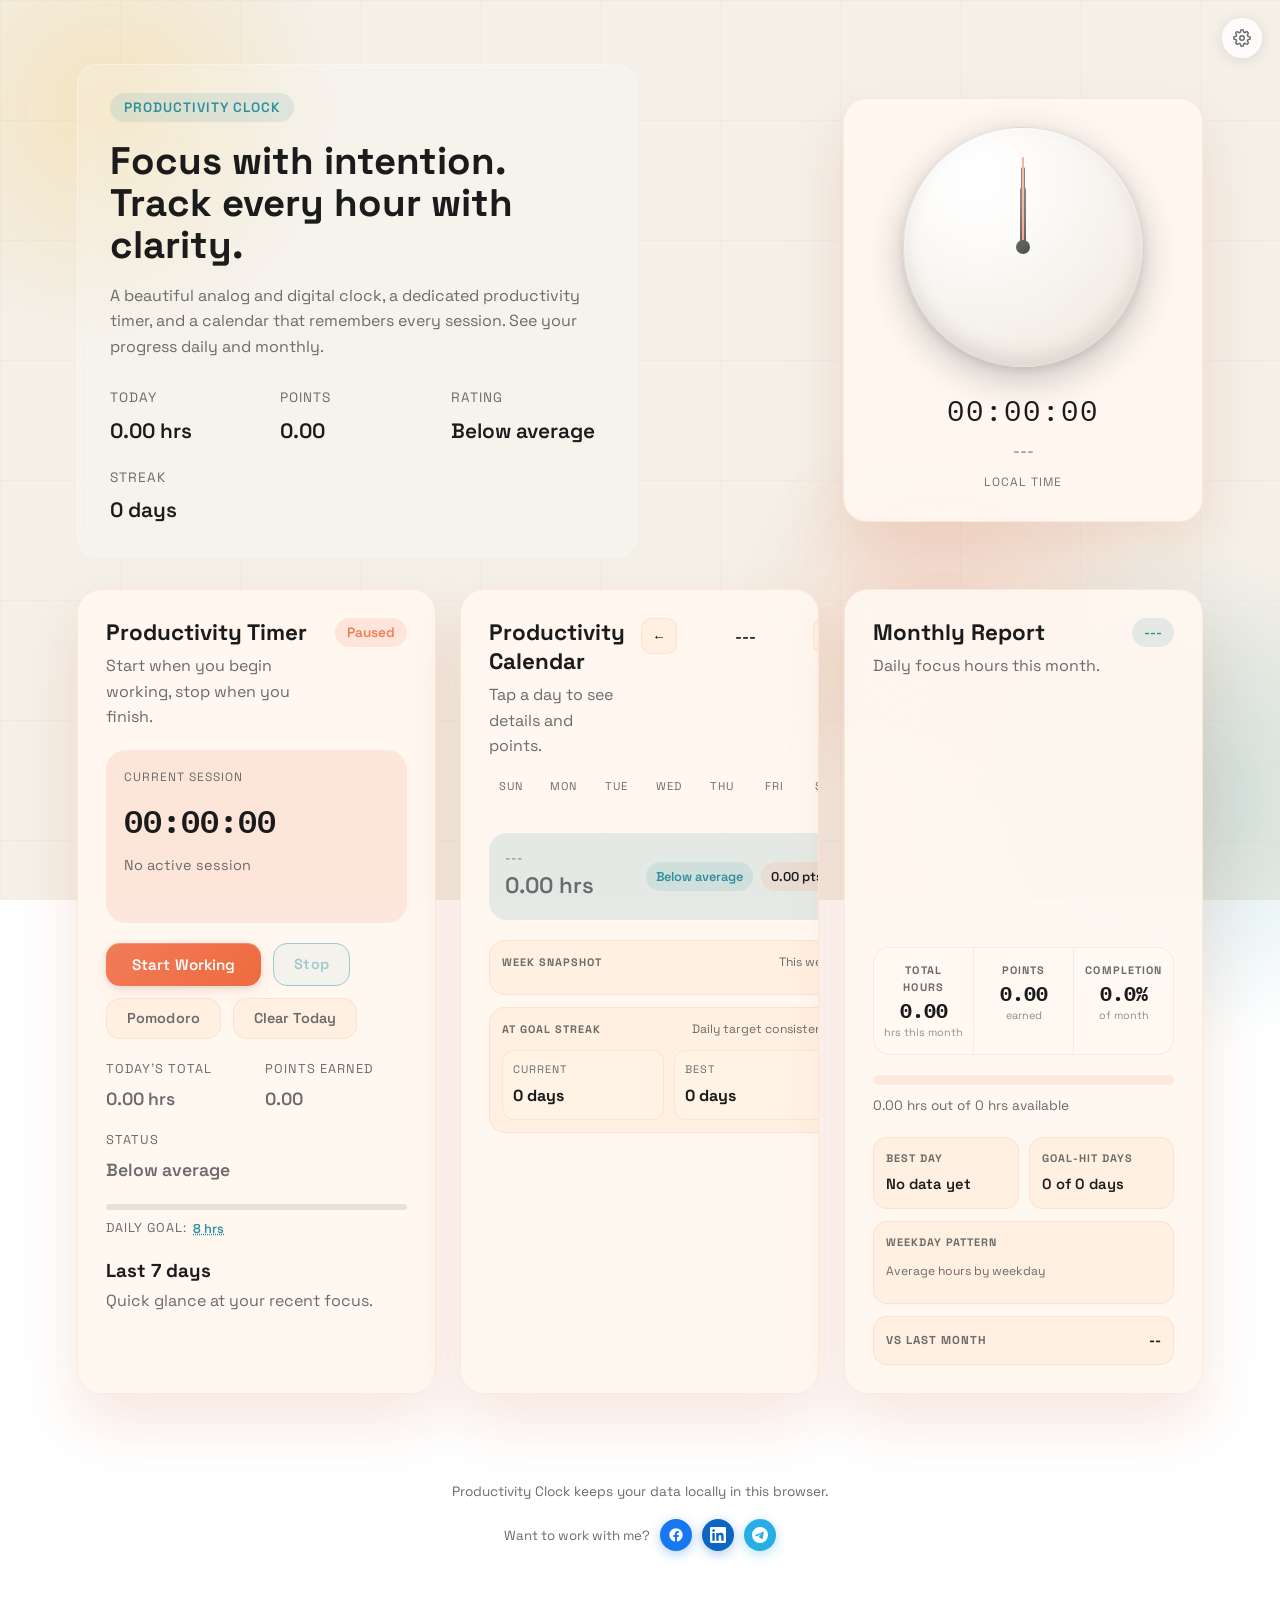
<file: index.html>
<!doctype html>
<html lang="en">
  <head>
    <meta charset="UTF-8" />
    <meta name="viewport" content="width=device-width, initial-scale=1.0" />
    <title>Productivity Clock</title>
    <link rel="icon" type="image/svg+xml" href="logo.svg" />
    <link rel="stylesheet" href="styles.css" />
    <!-- storage.js must load before script.js — provides Store (chrome.storage adapter) -->
    <script src="storage.js"></script>
    <script defer src="script.js"></script>
  </head>
  <body>
    <!-- Settings -->
    <button class="settings-btn" id="settingsBtn" aria-label="Settings" title="Settings">
      <svg width="18" height="18" viewBox="0 0 24 24" fill="none" stroke="currentColor" stroke-width="2" stroke-linecap="round" stroke-linejoin="round" aria-hidden="true">
        <circle cx="12" cy="12" r="3"/><path d="M19.4 15a1.65 1.65 0 0 0 .33 1.82l.06.06a2 2 0 0 1-2.83 2.83l-.06-.06a1.65 1.65 0 0 0-1.82-.33 1.65 1.65 0 0 0-1 1.51V21a2 2 0 0 1-4 0v-.09A1.65 1.65 0 0 0 9 19.4a1.65 1.65 0 0 0-1.82.33l-.06.06a2 2 0 0 1-2.83-2.83l.06-.06A1.65 1.65 0 0 0 4.68 15a1.65 1.65 0 0 0-1.51-1H3a2 2 0 0 1 0-4h.09A1.65 1.65 0 0 0 4.6 9a1.65 1.65 0 0 0-.33-1.82l-.06-.06a2 2 0 0 1 2.83-2.83l.06.06A1.65 1.65 0 0 0 9 4.68a1.65 1.65 0 0 0 1-1.51V3a2 2 0 0 1 4 0v.09a1.65 1.65 0 0 0 1 1.51 1.65 1.65 0 0 0 1.82-.33l.06-.06a2 2 0 0 1 2.83 2.83l-.06.06A1.65 1.65 0 0 0 19.4 9a1.65 1.65 0 0 0 1.51 1H21a2 2 0 0 1 0 4h-.09a1.65 1.65 0 0 0-1.51 1z"/>
      </svg>
    </button>
    <div class="settings-panel" id="settingsPanel" hidden>
      <p class="sp-title">Settings</p>
      <div class="sp-section">
        <p class="sp-label">Theme</p>
        <div class="sp-themes">
          <button class="theme-dot" data-theme="warm"   title="Warm"></button>
          <button class="theme-dot" data-theme="dark"   title="Dark"></button>
          <button class="theme-dot" data-theme="ocean"  title="Ocean"></button>
          <button class="theme-dot" data-theme="forest" title="Forest"></button>
          <button class="theme-dot" data-theme="dusk"   title="Dusk"></button>
        </div>
      </div>
      <div class="sp-section">
        <p class="sp-label">Time Format</p>
        <div class="sp-formats">
          <label class="sp-fmt-opt"><input type="radio" name="timeFmt" value="hr"><span>Hr <em>2.50 hrs</em></span></label>
          <label class="sp-fmt-opt"><input type="radio" name="timeFmt" value="hr-min"><span>Hr · Min <em>2h 30m</em></span></label>
          <label class="sp-fmt-opt"><input type="radio" name="timeFmt" value="hr-min-sec"><span>Hr · Min · Sec <em>2h 30m 15s</em></span></label>
        </div>
      </div>
    </div>

    <div class="background">
      <div id="bgOverlay"></div>
      <span class="orb orb-one"></span>
      <span class="orb orb-two"></span>
      <span class="orb orb-three"></span>
      <span class="grid-texture"></span>
    </div>

    <!-- Background canvas — clock-tick particles + expanding rings -->
    <canvas id="bgCanvas"></canvas>

    <header class="hero">
      <div class="hero-copy">
        <span class="badge">Productivity Clock</span>
        <h1>Focus with intention. Track every hour with clarity.</h1>
        <p>
          A beautiful analog and digital clock, a dedicated productivity timer, and
          a calendar that remembers every session. See your progress daily and monthly.
        </p>
        <div class="hero-stats">
          <div>
            <p class="stat-label">Today</p>
            <p class="stat-value" id="todayHours">0.00 hrs</p>
          </div>
          <div>
            <p class="stat-label">Points</p>
            <p class="stat-value" id="todayPoints">0.00</p>
          </div>
          <div>
            <p class="stat-label">Rating</p>
            <p class="stat-value" id="todayRating">Below average</p>
          </div>
          <div>
            <p class="stat-label">Streak</p>
            <p class="stat-value" id="streakValue">0 days</p>
          </div>
        </div>
      </div>

      <div class="clock-card">
        <div class="analog-clock" aria-label="Analog clock">
          <div class="clock-face" id="clockFace">
            <span class="center-dot"></span>
            <span class="hand hour-hand" id="hourHand"></span>
            <span class="hand minute-hand" id="minuteHand"></span>
            <span class="hand second-hand" id="secondHand"></span>
          </div>
        </div>
        <div class="digital-block">
          <p class="digital-time" id="digitalTime">00:00:00</p>
          <p class="digital-date" id="digitalDate">---</p>
          <p class="timezone">Local time</p>
        </div>
      </div>
    </header>

    <main class="main-grid">
      <section class="card timer-card">
        <div class="card-header">
          <div>
            <h2>Productivity Timer</h2>
            <p>Start when you begin working, stop when you finish.</p>
          </div>
          <span class="pill" id="timerStatus">Paused</span>
        </div>

        <div class="timer-display">
          <p class="timer-label">Current session</p>
          <p class="timer-value" id="sessionTime">00:00:00</p>
          <p class="timer-meta" id="sessionMeta">No active session</p>
          <p class="session-active-label" id="sessionActiveLabel"></p>
        </div>

        <div class="timer-actions">
          <button class="btn primary" id="startBtn">Start Working</button>
          <button class="btn ghost" id="stopBtn" disabled>Stop</button>
          <button class="btn subtle" id="pomoToggleBtn">Pomodoro</button>
          <button class="btn subtle" id="clearTodayBtn">Clear Today</button>
        </div>

        <div class="pomo-section" id="pomoSection" hidden>
          <div class="pomo-settings">
            <div class="pomo-set-row">
              <span class="pomo-set-label">Focus</span>
              <div class="pomo-time-entry">
                <input type="number" id="pomoFocusFloat" class="pomo-num-input pomo-float-input" value="0.42" min="0.00028" max="23.9997" step="0.01" hidden>
                <span class="pomo-unit pomo-float-unit" hidden>hrs</span>
                <input type="number" id="pomoFocusH" class="pomo-num-input pomo-h-input" value="0" min="0" max="23" hidden>
                <span class="pomo-unit pomo-h-unit" hidden>h</span>
                <input type="number" id="pomoFocusM" class="pomo-num-input pomo-m-input" value="25" min="0" max="59">
                <span class="pomo-unit pomo-m-unit">m</span>
                <input type="number" id="pomoFocusS" class="pomo-num-input pomo-s-input" value="0" min="0" max="59" hidden>
                <span class="pomo-unit pomo-s-unit" hidden>s</span>
              </div>
            </div>
            <div class="pomo-set-row">
              <span class="pomo-set-label">Break</span>
              <label class="pomo-break-toggle" title="Enable break">
                <input type="checkbox" id="pomoBreakCheck" checked>
                <span class="pomo-toggle-pill"></span>
              </label>
              <div class="pomo-time-entry" id="pomoBreakEntry">
                <input type="number" id="pomoBreakFloat" class="pomo-num-input pomo-float-input" value="0.08" min="0" max="23.9997" step="0.01" hidden>
                <span class="pomo-unit pomo-float-unit" hidden>hrs</span>
                <input type="number" id="pomoBreakH" class="pomo-num-input pomo-h-input" value="0" min="0" max="23" hidden>
                <span class="pomo-unit pomo-h-unit" hidden>h</span>
                <input type="number" id="pomoBreakM" class="pomo-num-input pomo-m-input" value="5" min="0" max="59">
                <span class="pomo-unit pomo-m-unit">m</span>
                <input type="number" id="pomoBreakS" class="pomo-num-input pomo-s-input" value="0" min="0" max="59" hidden>
                <span class="pomo-unit pomo-s-unit" hidden>s</span>
              </div>
            </div>
          </div>
          <p class="pomo-phase-label" id="pomoPhaseLabel">Focus</p>
          <p class="pomo-time" id="pomoTime">25:00</p>
          <p class="pomo-cycles-note" id="pomoCyclesNote">0 cycles completed</p>
        </div>

        <div class="timer-summary">
          <div>
            <p class="summary-label">Today's total</p>
            <p class="summary-value" id="todayTotal">0.00 hrs</p>
          </div>
          <div>
            <p class="summary-label">Points earned</p>
            <p class="summary-value" id="todayPointsSummary">0.00</p>
          </div>
          <div>
            <p class="summary-label">Status</p>
            <p class="summary-value" id="todayStatusSummary">Below average</p>
          </div>
        </div>

        <div class="goal-row">
          <div class="goal-track">
            <div class="goal-fill" id="goalFill"></div>
          </div>
          <p class="goal-label">Daily goal: <button class="goal-edit-btn" id="goalEditBtn">8 hrs</button></p>
        </div>

        <div class="history">
          <div class="history-header">
            <h3>Last 7 days</h3>
            <p>Quick glance at your recent focus.</p>
          </div>
          <div class="history-list" id="historyList"></div>
        </div>
      </section>

      <section class="card calendar-card">
        <div class="card-header calendar-header">
          <div>
            <h2>Productivity Calendar</h2>
            <p>Tap a day to see details and points.</p>
          </div>
          <div class="month-controls">
            <button class="icon-btn" id="prevMonthBtn" aria-label="Previous month">&#8592;</button>
            <span class="month-label" id="monthLabel">---</span>
            <button class="icon-btn" id="nextMonthBtn" aria-label="Next month">&#8594;</button>
          </div>
        </div>

        <div class="calendar-grid">
          <div class="weekday">Sun</div>
          <div class="weekday">Mon</div>
          <div class="weekday">Tue</div>
          <div class="weekday">Wed</div>
          <div class="weekday">Thu</div>
          <div class="weekday">Fri</div>
          <div class="weekday">Sat</div>
        </div>
        <div class="calendar-days" id="calendarDays"></div>

        <div class="day-detail">
          <div>
            <p class="detail-label" id="selectedDateLabel">---</p>
            <p class="detail-hours" id="selectedDateHours">0.00 hrs</p>
          </div>
          <div class="detail-meta">
            <span class="detail-pill" id="selectedDateRating">Below average</span>
            <span class="detail-pill ghost" id="selectedDatePoints">0.00 pts</span>
          </div>
        </div>

        <div class="calendar-insights">
          <div class="week-strip-block">
            <div class="insight-head">
              <p class="insight-kicker">Week Snapshot</p>
              <p class="insight-meta" id="weekStripLabel">This week</p>
            </div>
            <div class="week-strip-days" id="weekStripDays"></div>
          </div>

          <div class="goal-streak-block">
            <div class="insight-head">
              <p class="insight-kicker">At Goal Streak</p>
              <p class="insight-meta">Daily target consistency</p>
            </div>
            <div class="goal-streak-stats">
              <div class="goal-streak-item">
                <p class="gss-label">Current</p>
                <p class="gss-value" id="goalStreakCurrent">0 days</p>
              </div>
              <div class="goal-streak-item">
                <p class="gss-label">Best</p>
                <p class="gss-value" id="goalStreakBest">0 days</p>
              </div>
            </div>
          </div>
        </div>
      </section>

      <section class="card report-card">
        <div class="card-header">
          <div>
            <h2>Monthly Report</h2>
            <p>Daily focus hours this month.</p>
          </div>
          <span class="pill accent" id="reportMonth">---</span>
        </div>

        <!-- Chart — prominent, first thing you see -->
        <div class="month-chart-wrap">
          <canvas id="monthChart" class="month-chart"></canvas>
          <div class="chart-tooltip" id="chartTooltip" hidden>
            <p class="ct-date" id="ctDate"></p>
            <p class="ct-val" id="ctVal"></p>
          </div>
        </div>

        <!-- Stat row -->
        <div class="report-stats-row">
          <div class="report-stat-item">
            <p class="rst-label">Total hours</p>
            <p class="rst-value" id="monthHours">0.00</p>
            <p class="rst-unit">hrs this month</p>
          </div>
          <div class="rst-divider"></div>
          <div class="report-stat-item">
            <p class="rst-label">Points</p>
            <p class="rst-value" id="monthPoints">0.00</p>
            <p class="rst-unit">earned</p>
          </div>
          <div class="rst-divider"></div>
          <div class="report-stat-item">
            <p class="rst-label">Completion</p>
            <p class="rst-value" id="monthPercent">0.0%</p>
            <p class="rst-unit">of month</p>
          </div>
        </div>

        <!-- Progress bar -->
        <div class="progress">
          <div class="progress-track">
            <div class="progress-bar" id="monthProgress"></div>
          </div>
          <p class="progress-note" id="monthNote">0.00 hrs out of 0 hrs available</p>
        </div>

        <div class="month-insights">
          <div class="month-highlight-grid">
            <div class="month-highlight-item">
              <p class="mhi-label">Best day</p>
              <p class="mhi-value" id="monthBestDay">No data yet</p>
            </div>
            <div class="month-highlight-item">
              <p class="mhi-label">Goal-hit days</p>
              <p class="mhi-value" id="monthGoalHitDays">0 of 0 days</p>
            </div>
          </div>

          <div class="weekday-pattern">
            <div class="insight-head">
              <p class="insight-kicker">Weekday Pattern</p>
              <p class="insight-meta">Average hours by weekday</p>
            </div>
            <div class="weekday-pattern-row" id="weekdayPatternRow"></div>
          </div>

          <div class="month-trend-row">
            <p class="mtr-label">Vs last month</p>
            <p class="mtr-value" id="monthTrendValue">--</p>
          </div>
        </div>
      </section>
    </main>

    <footer class="footer">
      <p class="footer-note">Productivity Clock keeps your data locally in this browser.</p>
      <div class="footer-contact">
        <span class="footer-contact-text">Want to work with me?</span>
        <a class="footer-social-btn fb" href="https://www.facebook.com/ap.babu.125" target="_blank" rel="noopener noreferrer" aria-label="Facebook">
          <svg viewBox="0 0 24 24" fill="currentColor" width="16" height="16"><path d="M22 12c0-5.52-4.48-10-10-10S2 6.48 2 12c0 4.99 3.66 9.13 8.44 9.88V14.89h-2.54V12h2.54V9.8c0-2.51 1.49-3.89 3.77-3.89 1.09 0 2.24.2 2.24.2v2.46h-1.26c-1.24 0-1.63.77-1.63 1.56V12h2.77l-.44 2.89h-2.33v6.99C18.34 21.13 22 16.99 22 12z"/></svg>
          <span class="fsb-label">Facebook</span>
        </a>
        <a class="footer-social-btn li" href="https://www.linkedin.com/in/anup-podder-4736012a7/" target="_blank" rel="noopener noreferrer" aria-label="LinkedIn">
          <svg viewBox="0 0 24 24" fill="currentColor" width="16" height="16"><path d="M20.45 20.45h-3.55v-5.57c0-1.33-.03-3.04-1.85-3.04-1.85 0-2.13 1.45-2.13 2.94v5.67H9.37V9h3.41v1.56h.05c.48-.9 1.64-1.85 3.37-1.85 3.6 0 4.27 2.37 4.27 5.45v6.29zM5.34 7.43a2.06 2.06 0 1 1 0-4.12 2.06 2.06 0 0 1 0 4.12zM7.12 20.45H3.56V9h3.56v11.45zM22.22 0H1.77C.79 0 0 .77 0 1.72v20.56C0 23.23.79 24 1.77 24h20.45C23.2 24 24 23.23 24 22.28V1.72C24 .77 23.2 0 22.22 0z"/></svg>
          <span class="fsb-label">LinkedIn</span>
        </a>
        <a class="footer-social-btn tg" href="https://t.me/AP_babu" target="_blank" rel="noopener noreferrer" aria-label="Telegram">
          <svg viewBox="0 0 24 24" fill="currentColor" width="16" height="16"><path d="M11.944 0A12 12 0 0 0 0 12a12 12 0 0 0 12 12 12 12 0 0 0 12-12A12 12 0 0 0 12 0a12 12 0 0 0-.056 0zm4.962 7.224c.1-.002.321.023.465.14a.506.506 0 0 1 .171.325c.016.093.036.306.02.472-.18 1.898-.962 6.502-1.36 8.627-.168.9-.499 1.201-.82 1.23-.696.065-1.225-.46-1.9-.902-1.056-.693-1.653-1.124-2.678-1.8-1.185-.78-.417-1.21.258-1.91.177-.184 3.247-2.977 3.307-3.23.007-.032.014-.15-.056-.212s-.174-.041-.249-.024c-.106.024-1.793 1.14-5.061 3.345-.48.33-.913.49-1.302.48-.428-.008-1.252-.241-1.865-.44-.752-.245-1.349-.374-1.297-.789.027-.216.325-.437.893-.663 3.498-1.524 5.83-2.529 6.998-3.014 3.332-1.386 4.025-1.627 4.476-1.635z"/></svg>
          <span class="fsb-label">Telegram</span>
        </a>
      </div>
    </footer>

    <!-- Session name modal -->
    <div class="modal-overlay" id="sessionModal" hidden>
      <div class="modal-card">
        <p class="modal-eyebrow">New Session</p>
        <h3 class="modal-title">What are you working on?</h3>
        <input type="text" id="sessionModalInput" class="modal-input" placeholder="e.g. Chapter 3, Deep work…" autocomplete="off" maxlength="60" />
        <p class="modal-hint">Optional — helps you remember what each session was for.</p>
        <div class="modal-actions">
          <button class="btn ghost" id="sessionModalCancel">Cancel</button>
          <button class="btn primary" id="sessionModalOk">Start</button>
        </div>
      </div>
    </div>

    <!-- Goal edit modal -->
    <div class="modal-overlay" id="goalModal" hidden>
      <div class="modal-card">
        <p class="modal-eyebrow">Daily Goal</p>
        <h3 class="modal-title">Set your focus target</h3>
        <!-- Float input — shown in "hr" mode -->
        <div class="modal-num-row" id="goalFloatRow">
          <input type="number" id="goalModalInput" class="modal-num-input" min="0.01" max="24" step="0.01" />
          <span class="modal-unit">hrs</span>
        </div>
        <!-- H + M inputs — shown in "hr-min" and "hr-min-sec" modes -->
        <div class="modal-num-row modal-hms-row" id="goalHMRow" hidden>
          <input type="number" id="goalModalH" class="modal-num-input modal-hms-input" min="0" max="23" value="8" />
          <span class="modal-unit">h</span>
          <input type="number" id="goalModalM" class="modal-num-input modal-hms-input" min="0" max="59" value="0" />
          <span class="modal-unit">m</span>
          <input type="number" id="goalModalS" class="modal-num-input modal-hms-input goal-s-input" min="0" max="59" value="0" hidden />
          <span class="modal-unit goal-s-unit" hidden>s</span>
        </div>
        <p class="modal-hint" id="goalModalHint">How many focused hours do you aim to complete today?</p>
        <div class="modal-warn" id="goalModalConfirmWarn" hidden>
          <span class="modal-warn-icon">&#9888;</span>
          <span>You can only set your daily goal <strong>once per day</strong>. Once saved, it cannot be changed until tomorrow. Are you sure?</span>
        </div>
        <div class="modal-warn modal-warn-locked" id="goalModalWarn" hidden>
          <span class="modal-warn-icon">&#9432;</span>
          <span>You've already set today's goal. It can only be changed once per day — come back tomorrow.</span>
        </div>
        <div class="modal-actions">
          <button class="btn ghost" id="goalModalCancel">Cancel</button>
          <button class="btn primary" id="goalModalOk">Save Goal</button>
        </div>
      </div>
    </div>

    <!-- Clear Today confirmation modal -->
    <div class="modal-overlay" id="clearModal" hidden>
      <div class="modal-card clear-modal-card">
        <div class="clear-modal-icon">
          <svg width="28" height="28" viewBox="0 0 24 24" fill="none" stroke="currentColor" stroke-width="2" stroke-linecap="round" stroke-linejoin="round" aria-hidden="true">
            <polyline points="3 6 5 6 21 6"/>
            <path d="M19 6l-1 14a2 2 0 0 1-2 2H8a2 2 0 0 1-2-2L5 6"/>
            <path d="M10 11v6M14 11v6"/>
            <path d="M9 6V4a1 1 0 0 1 1-1h4a1 1 0 0 1 1 1v2"/>
          </svg>
        </div>
        <h3 class="modal-title">Clear today's record?</h3>
        <p class="modal-hint">All focus time logged today will be permanently removed. This cannot be undone.</p>
        <div class="modal-actions">
          <button class="btn ghost" id="clearModalCancel">Cancel</button>
          <button class="btn danger" id="clearModalOk">Yes, clear it</button>
        </div>
      </div>
    </div>

    <!-- Tour: backdrop, spotlight, and card are separate so z-index stacking works cleanly -->
    <div class="tour-backdrop" id="tourOverlay" hidden></div>
    <div class="tour-spotlight" id="tourSpotlight" hidden aria-hidden="true"></div>
    <div class="tour-card" id="tourCard" hidden aria-modal="true" role="dialog" aria-label="Feature tour">
      <div class="tour-top">
        <span class="tour-emoji" id="tourEmoji">👋</span>
        <span class="tour-counter" id="tourCounter">1 of 7</span>
        <button class="tour-skip" id="tourSkip" aria-label="Skip tour">Skip tour</button>
      </div>
      <h3 class="tour-title" id="tourTitle"></h3>
      <p class="tour-desc" id="tourDesc"></p>
      <div class="tour-footer">
        <button class="tour-btn" id="tourPrev" aria-label="Previous step">← Back</button>
        <span class="tour-dots" id="tourDots"></span>
        <button class="tour-btn tour-btn-primary" id="tourNext">Next →</button>
      </div>
    </div>
    <!-- Reading Mode Overlay -->
    <div class="reading-overlay" id="readingOverlay" role="dialog" aria-label="Working session" aria-hidden="true" hidden inert>

      <!-- State 1: Reading main (single ring view) -->
      <div class="reading-main" id="readingMain">
        <div class="reading-ring-wrap">
          <svg class="reading-ring-svg" viewBox="0 0 200 200" aria-hidden="true">
            <circle class="rring-track" cx="100" cy="100" r="86"/>
            <circle class="rring-fill" id="readingRingFill" cx="100" cy="100" r="86"/>
          </svg>
          <div class="reading-center">
            <span class="reading-mode-lbl">WORKING</span>
            <div class="reading-elapsed" id="readingElapsed">00:00</div>
            <span class="reading-sub-lbl">session time</span>
          </div>
        </div>
        <div class="reading-pomo-setup" id="readingPomoSetup" hidden>
          <div class="rps-rows">
            <div class="rps-row">
              <span class="rps-field-lbl">Focus</span>
              <div class="rps-time-entry">
                <input type="number" id="rovFocusFloat" class="rov-num-input pomo-float-input" value="0.42" min="0.00028" max="23.9997" step="0.01" hidden>
                <span class="rps-unit pomo-float-unit" hidden>hrs</span>
                <input type="number" id="rovFocusH" class="rov-num-input pomo-h-input" value="0" min="0" max="23" hidden>
                <span class="rps-unit pomo-h-unit" hidden>h</span>
                <input type="number" id="rovFocusM" class="rov-num-input pomo-m-input" value="25" min="0" max="59">
                <span class="rps-unit pomo-m-unit">m</span>
                <input type="number" id="rovFocusS" class="rov-num-input pomo-s-input" value="0" min="0" max="59" hidden>
                <span class="rps-unit pomo-s-unit" hidden>s</span>
              </div>
            </div>
            <div class="rps-row">
              <span class="rps-field-lbl">Break</span>
              <label class="pomo-break-toggle" title="Enable break">
                <input type="checkbox" id="rovBreakCheck" checked>
                <span class="pomo-toggle-pill"></span>
              </label>
              <div class="rps-time-entry" id="rovBreakEntry">
                <input type="number" id="rovBreakFloat" class="rov-num-input pomo-float-input" value="0.08" min="0" max="23.9997" step="0.01" hidden>
                <span class="rps-unit pomo-float-unit" hidden>hrs</span>
                <input type="number" id="rovBreakH" class="rov-num-input pomo-h-input" value="0" min="0" max="23" hidden>
                <span class="rps-unit pomo-h-unit" hidden>h</span>
                <input type="number" id="rovBreakM" class="rov-num-input pomo-m-input" value="5" min="0" max="59">
                <span class="rps-unit pomo-m-unit">m</span>
                <input type="number" id="rovBreakS" class="rov-num-input pomo-s-input" value="0" min="0" max="59" hidden>
                <span class="rps-unit pomo-s-unit" hidden>s</span>
              </div>
            </div>
          </div>
          <div class="rps-actions">
            <button class="rov-btn rov-ghost" id="readingPomoCancel">Cancel</button>
            <button class="rov-btn rov-primary" id="readingPomoStart">Start Focus</button>
          </div>
        </div>
        <div class="reading-controls">
          <button class="rov-pomo-btn" id="readingPomoToggle">Focus Mode</button>
          <button class="rov-stop-btn" id="readingStopBtn">Stop Session</button>
        </div>
      </div>

      <!-- State 2: Split view (reading + focus side by side) -->
      <div class="reading-split" id="readingSplit" hidden>
        <div class="split-reading-panel" id="splitReadingPanel">
          <p class="split-panel-label">WORKING</p>
          <div class="split-ring-wrap">
            <svg viewBox="0 0 160 160" class="split-ring-svg" aria-hidden="true">
              <circle class="srring-track" cx="80" cy="80" r="66"/>
              <circle class="srring-fill" id="splitReadFill" cx="80" cy="80" r="66"/>
            </svg>
            <div class="split-center">
              <div class="split-elapsed" id="splitElapsed">00:00</div>
              <span class="split-sub">session</span>
            </div>
          </div>
        </div>
        <div class="split-vdivider" id="splitDivider" aria-hidden="true"></div>
        <div class="split-focus-panel" id="splitFocusPanel">
          <p class="split-panel-label" id="splitFocusLabel">FOCUS</p>
          <div id="splitFocusCount">
            <div class="split-ring-wrap">
              <svg viewBox="0 0 160 160" class="split-ring-svg" aria-hidden="true">
                <circle class="sfring-track" cx="80" cy="80" r="66"/>
                <circle class="sfring-fill" id="splitFocusFill" cx="80" cy="80" r="66"/>
              </svg>
              <div class="split-center">
                <div class="split-countdown" id="splitCountdown">25:00</div>
                <span class="split-sub" id="splitFocusSub">stay focused</span>
              </div>
            </div>
          </div>
          <div id="splitPomoDone" hidden>
            <p class="spd-title">Round complete</p>
            <p class="spd-cycles" id="splitDoneCycles">1 cycle completed</p>
            <div class="spd-actions">
              <button class="rov-btn rov-primary" id="splitSameTimeBtn">Same time</button>
              <button class="rov-btn rov-subtle"  id="splitEndPomoBtn">Continue working</button>
            </div>
          </div>
        </div>
      </div>

      <!-- Split controls row -->
      <div class="split-controls" id="splitControls" hidden>
        <button class="rov-panel-stop-btn" id="splitPanelStopBtn" hidden>Stop Focus</button>
        <button class="rov-stop-btn" id="splitStopBtn">Stop Session</button>
      </div>

    </div>
    <!-- Focus Mode Overlay -->
    <div class="focus-overlay" id="focusOverlay" role="dialog" aria-label="Focus timer" aria-hidden="true" hidden inert>
      <!-- Active countdown view -->
      <div class="focus-body" id="focusBody">
        <div class="focus-ring-wrap">
          <svg class="focus-ring-svg" viewBox="0 0 200 200" aria-hidden="true">
            <circle class="fring-track" cx="100" cy="100" r="86"/>
            <circle class="fring-fill" id="focusRingFill" cx="100" cy="100" r="86"/>
          </svg>
          <div class="focus-center">
            <span class="focus-phase-lbl" id="focusPhaseLabel">FOCUS</span>
            <div class="focus-countdown" id="focusCountdown">25:00</div>
            <span class="focus-sub-lbl" id="focusSubLabel">Stay in the zone.</span>
          </div>
        </div>
        <button class="focus-stop-btn" id="focusStopBtn">Stop session</button>
      </div>
      <!-- Round-complete prompt -->
      <div class="focus-done-wrap" id="focusDoneWrap" hidden>
        <div class="focus-done-card">
          <p class="fdc-title">Round complete</p>
          <p class="fdc-cycles" id="focusDoneCycles">1 cycle completed</p>
          <p class="fdc-question">Try another Pomodoro?</p>
          <div class="fdc-actions">
            <button class="fdc-btn fdc-primary" id="focusSameBtn">Same time</button>
            <button class="fdc-btn fdc-ghost"   id="focusNewBtn">Update time</button>
            <button class="fdc-btn fdc-subtle"  id="focusQuitBtn">I'm done</button>
          </div>
        </div>
      </div>
    </div>
  </body>
</html>
</file>
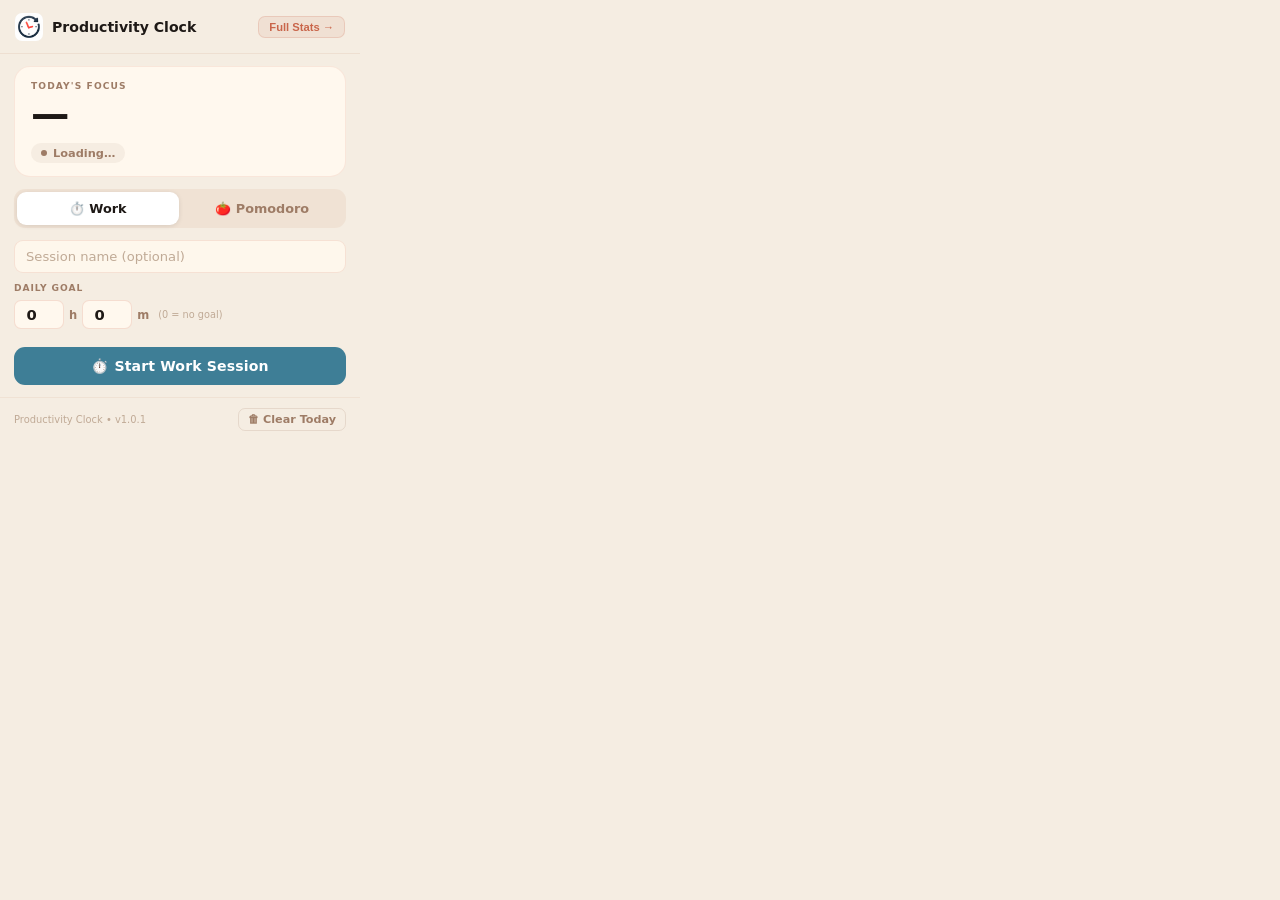
<file: popup.html>
<!doctype html>
<html lang="en">
  <head>
    <meta charset="UTF-8" />
    <meta name="viewport" content="width=device-width, initial-scale=1.0" />
    <title>Productivity Clock</title>
    <style>
      * { box-sizing: border-box; margin: 0; padding: 0; }
      [hidden] { display: none !important; }

      body {
        width: 360px;
        background: #f5ede2;
        color: #1e1916;
        font-family: "Segoe UI", system-ui, sans-serif;
        user-select: none;
        overflow-x: hidden;
      }

      /* ═══ HEADER ═══ */
      .header {
        display: flex; align-items: center; gap: 9px;
        padding: 13px 15px 12px;
        border-bottom: 1px solid rgba(180,100,60,0.10);
      }
      .header img { width: 28px; height: 28px; border-radius: 7px; flex-shrink: 0; }
      .header-name { flex: 1; font-size: 0.88rem; font-weight: 700; }
      .btn-stats {
        font-size: 0.70rem; font-weight: 700; color: #c9654a;
        background: rgba(201,101,74,0.09); border: 1px solid rgba(201,101,74,0.18);
        border-radius: 7px; padding: 4px 10px; cursor: pointer;
        white-space: nowrap; transition: background 0.15s;
      }
      .btn-stats:hover { background: rgba(201,101,74,0.18); }

      /* ═══ TODAY CARD ═══ */
      .today-card {
        margin: 12px 14px 0;
        background: #fff8ee;
        border: 1px solid rgba(201,101,74,0.12);
        border-radius: 16px;
        padding: 14px 16px 13px;
      }
      .today-eyebrow {
        font-size: 0.57rem; font-weight: 700; text-transform: uppercase;
        letter-spacing: 0.12em; color: #9e7c66; margin-bottom: 4px;
      }
      .today-value {
        font-size: 2.4rem; font-weight: 800; letter-spacing: -0.03em;
        color: #1e1916; font-variant-numeric: tabular-nums;
        line-height: 1.0; margin-bottom: 8px;
      }
      .status-chip {
        display: inline-flex; align-items: center; gap: 6px;
        font-size: 0.71rem; font-weight: 600; color: #9e7c66;
        background: rgba(158,124,102,0.09); border-radius: 20px;
        padding: 3px 10px; max-width: 100%; overflow: hidden; transition: all 0.2s;
      }
      .status-chip.live { color: #c9654a; background: rgba(201,101,74,0.10); }
      .status-dot {
        width: 6px; height: 6px; border-radius: 50%;
        background: currentColor; flex-shrink: 0;
      }
      .status-chip.live .status-dot { animation: blink 1.4s ease-in-out infinite; }
      .status-label { white-space: nowrap; overflow: hidden; text-overflow: ellipsis; }
      @keyframes blink { 0%,100%{opacity:1} 50%{opacity:0.2} }

      /* Goal bar — lives inside today-card */
      .goal-bar-wrap { margin-top: 10px; }
      .goal-track {
        height: 5px; background: rgba(201,101,74,0.11);
        border-radius: 3px; overflow: hidden; margin-bottom: 5px;
      }
      .goal-fill {
        height: 100%; width: 0%; border-radius: 3px;
        background: #c9654a;
        transition: width 0.7s ease, background 0.4s ease;
      }
      .goal-fill.done { background: #578a5e; }
      .goal-bar-row {
        display: flex; justify-content: space-between;
        font-size: 0.62rem; font-weight: 500; color: #9e7c66;
      }
      .goal-bar-row.done { color: #578a5e; font-weight: 700; }

      /* ═══ MAIN ═══ */
      .main { padding: 12px 14px 4px; }

      /* ─── 2-tab selector ─── */
      .tabs {
        display: grid; grid-template-columns: 1fr 1fr;
        gap: 3px; background: rgba(180,100,60,0.08);
        border-radius: 11px; padding: 3px; margin-bottom: 12px;
      }
      .tab {
        padding: 9px 4px; border: none; border-radius: 9px;
        background: transparent; font-size: 0.80rem; font-weight: 600;
        color: #9e7c66; cursor: pointer; transition: all 0.15s; font-family: inherit;
      }
      .tab.active { background: #fff; color: #1e1916; box-shadow: 0 1px 5px rgba(0,0,0,0.10); }
      .tab:not(.active):hover { color: #1e1916; background: rgba(255,255,255,0.45); }

      /* ─── Text input ─── */
      .text-input {
        width: 100%; background: rgba(255,248,238,0.85);
        border: 1px solid rgba(201,101,74,0.15); border-radius: 9px;
        padding: 8px 11px; font-size: 0.82rem; color: #1e1916;
        outline: none; font-family: inherit; margin-bottom: 10px;
        transition: border-color 0.15s, background 0.15s;
      }
      .text-input::placeholder { color: #c0aa96; }
      .text-input:focus { border-color: rgba(201,101,74,0.36); background: #fffaf4; }

      /* ─── Section subhead ─── */
      .subhead {
        font-size: 0.57rem; font-weight: 700; text-transform: uppercase;
        letter-spacing: 0.10em; color: #9e7c66; margin-bottom: 7px;
      }

      /* ─── Goal inputs (work tab) ─── */
      #goalSection { margin-bottom: 18px; }
      .goal-inputs-row { display: flex; align-items: center; gap: 5px; }
      .num-input {
        width: 50px; background: #fff8ee; border: 1px solid rgba(201,101,74,0.18);
        border-radius: 7px; padding: 5px 6px; font-size: 0.92rem; font-weight: 700;
        color: #1e1916; text-align: center; outline: none; font-family: inherit;
        font-variant-numeric: tabular-nums; transition: border-color 0.15s;
      }
      .num-input:focus { border-color: rgba(201,101,74,0.40); }
      .num-unit { font-size: 0.72rem; color: #9e7c66; font-weight: 600; }
      .goal-hint { font-size: 0.61rem; color: #c0aa96; margin-left: 4px; }

      /* ─── Pomo settings (pomo tab) ─── */
      .pomo-cfg {
        display: grid; grid-template-columns: 1fr 1fr;
        gap: 8px; margin-bottom: 18px;
      }
      .pomo-cfg-full { grid-column: 1 / -1; }
      .pomo-cfg-card {
        background: rgba(255,248,238,0.85); border: 1px solid rgba(201,101,74,0.12);
        border-radius: 10px; padding: 9px 11px;
      }
      .pomo-cfg-label {
        font-size: 0.57rem; font-weight: 700; text-transform: uppercase;
        letter-spacing: 0.10em; color: #9e7c66; margin-bottom: 5px;
      }
      .pomo-cfg-row { display: flex; align-items: baseline; gap: 5px; }
      .pomo-num { width: 54px; }

      /* ─── Start button ─── */
      .btn-start {
        width: 100%; padding: 11px; border: none; border-radius: 11px;
        font-size: 0.88rem; font-weight: 700; cursor: pointer;
        font-family: inherit; letter-spacing: 0.01em;
        transition: filter 0.15s, transform 0.10s;
      }
      .btn-start:hover  { filter: brightness(1.07); }
      .btn-start:active { transform: scale(0.98); }
      .btn-start.mode-work { background: #3e7e96; color: #fff; }
      .btn-start.mode-pomo    { background: #c49b3c; color: #fff; }

      /* ═══ WORK RUNNING PANEL ═══ */
      .running-card {
        background: #fff8ee; border: 1px solid rgba(62,126,150,0.16);
        border-radius: 14px; padding: 14px 15px;
      }
      .mode-pill {
        display: inline-flex; align-items: center; gap: 4px;
        font-size: 0.59rem; font-weight: 700; text-transform: uppercase;
        letter-spacing: 0.11em; padding: 3px 8px; border-radius: 5px; margin-bottom: 7px;
        background: rgba(62,126,150,0.11); color: #2a6680;
      }
      .running-name {
        font-size: 0.90rem; font-weight: 600; color: #1e1916;
        white-space: nowrap; overflow: hidden; text-overflow: ellipsis; margin-bottom: 6px;
      }
      .session-elapsed {
        font-size: 2.1rem; font-weight: 800; letter-spacing: -0.02em;
        color: #3e7e96; font-variant-numeric: tabular-nums; margin-bottom: 11px;
      }

      /* Goal indicator inside running card */
      .run-goal-wrap { margin-bottom: 11px; }
      .run-goal-text {
        font-size: 0.68rem; color: #9e7c66; font-weight: 500; margin-bottom: 5px;
      }
      .run-goal-text.done { color: #578a5e; font-weight: 700; }

      .btn-stop-session {
        width: 100%; padding: 9px; border-radius: 9px; font-family: inherit;
        font-size: 0.82rem; font-weight: 700; cursor: pointer;
        background: rgba(201,101,74,0.08); border: 1.5px solid rgba(201,101,74,0.20);
        color: #a8432e; transition: background 0.15s;
      }
      .btn-stop-session:hover { background: rgba(201,101,74,0.15); }

      /* ═══ POMO ACTIVE PANEL ═══ */
      .pomo-active-card {
        background: #fff8ee; border: 1px solid rgba(201,101,74,0.12);
        border-radius: 16px; padding: 18px 15px 14px; text-align: center;
      }
      .pomo-badge {
        display: inline-block; font-size: 0.58rem; font-weight: 700;
        letter-spacing: 0.14em; text-transform: uppercase;
        padding: 3px 10px; border-radius: 5px; margin-bottom: 10px;
        background: rgba(201,101,74,0.11); color: #a8432e; transition: all 0.3s;
      }
      .pomo-badge.break { background: rgba(62,126,150,0.12); color: #2a6680; }
      .pomo-session-name {
        font-size: 0.73rem; color: #9e7c66; margin-bottom: 6px;
        white-space: nowrap; overflow: hidden; text-overflow: ellipsis;
      }
      .pomo-big-time {
        font-size: 3.2rem; font-weight: 800; letter-spacing: -0.03em;
        color: #1e1916; font-variant-numeric: tabular-nums;
        line-height: 1.0; margin-bottom: 6px; transition: color 0.3s;
      }
      .pomo-big-time.break { color: #3e7e96; }
      .pomo-cycles { font-size: 0.70rem; color: #9e7c66; margin-bottom: 14px; }
      /* ─── Work running controls ─── */
      .run-ctrl-row { display: flex; gap: 6px; margin-bottom: 8px; }
      .btn-rc {
        flex: 1; padding: 8px 6px; border-radius: 9px; font-family: inherit;
        font-size: 0.76rem; font-weight: 700; cursor: pointer;
        background: rgba(240,228,210,0.65); border: 1.5px solid rgba(201,101,74,0.14);
        color: #1e1916; transition: background 0.15s;
      }
      .btn-rc:hover { background: rgba(240,228,210,1); }
      .btn-rc.btn-pomo-launch { background: rgba(196,155,60,0.12); border-color: rgba(196,155,60,0.25); color: #8a6a1a; }
      .btn-rc.btn-pomo-launch:hover { background: rgba(196,155,60,0.22); }

      .pomo-ctrl-row { display: grid; grid-template-columns: 1fr 80px; gap: 6px; }
      .btn-pc {
        padding: 9px 6px; border: 1.5px solid rgba(201,101,74,0.14); border-radius: 9px;
        background: rgba(240,228,210,0.65); font-size: 0.76rem; font-weight: 700;
        color: #1e1916; cursor: pointer; font-family: inherit; transition: background 0.15s;
      }
      .btn-pc:hover { background: rgba(240,228,210,1); }
      .btn-pc.btn-end { color: #a8432e; border-color: rgba(201,101,74,0.22); }

      /* ═══ FOOTER ═══ */
      .footer {
        display: flex; align-items: center; justify-content: space-between;
        padding: 10px 14px 13px;
        border-top: 1px solid rgba(180,100,60,0.08); margin-top: 8px;
      }
      .footer-note { font-size: 0.62rem; color: #c0aa96; }
      .btn-clear {
        font-size: 0.70rem; font-weight: 600; color: #9e7c66;
        background: transparent; border: 1px solid rgba(158,124,102,0.18);
        border-radius: 7px; padding: 4px 9px; cursor: pointer; font-family: inherit;
        transition: all 0.15s;
      }
      .btn-clear:hover { color: #a8432e; border-color: rgba(201,101,74,0.25); background: rgba(201,101,74,0.06); }
      .btn-clear.confirm { color: #a8432e; border-color: rgba(201,101,74,0.35); background: rgba(201,101,74,0.08); font-weight: 700; }
    </style>
  </head>
  <body>

    <!-- ═══ HEADER ═══ -->
    <div class="header">
      <img src="icons/icon48.png" alt="" />
      <span class="header-name">Productivity Clock</span>
      <button class="btn-stats" id="openBtn">Full Stats →</button>
    </div>

    <!-- ═══ TODAY CARD (hidden during active sessions) ═══ -->
    <div class="today-card" id="todayCard">
      <div class="today-eyebrow">Today's Focus</div>
      <div class="today-value" id="todayVal">—</div>
      <span class="status-chip" id="statusChip">
        <span class="status-dot"></span>
        <span class="status-label" id="statusLabel">Loading…</span>
      </span>
      <!-- Goal progress bar — hidden until goal > 0 -->
      <div class="goal-bar-wrap" id="goalBarWrap" hidden>
        <div class="goal-track">
          <div class="goal-fill" id="goalFill"></div>
        </div>
        <div class="goal-bar-row" id="goalBarRow">
          <span id="goalBarLeft">—</span>
          <span id="goalBarRight">0%</span>
        </div>
      </div>
    </div>

    <!-- ═══ MAIN ═══ -->
    <div class="main">

      <!-- ─── IDLE PANEL ─── -->
      <div id="idlePanel">

        <!-- 2-tab mode selector -->
        <div class="tabs">
          <button class="tab active" data-mode="work">⏱️ Work</button>
          <button class="tab" data-mode="pomo">🍅 Pomodoro</button>
        </div>

        <!-- Session name (both modes) -->
        <input class="text-input" id="sessionName"
               placeholder="Session name (optional)" maxlength="60" />

        <!-- Reading-only: daily goal inputs -->
        <div id="goalSection">
          <div class="subhead">Daily Goal</div>
          <div class="goal-inputs-row">
            <input class="num-input" id="goalH" type="number" min="0" max="23" value="0" />
            <span class="num-unit">h</span>
            <input class="num-input" id="goalM" type="number" min="0" max="59" value="0" />
            <span class="num-unit">m</span>
            <span class="goal-hint">(0 = no goal)</span>
          </div>
        </div>

        <!-- Pomo-only: work / break time + loop break + loops -->
        <div class="pomo-cfg" id="pomoCfg" hidden>
          <div class="pomo-cfg-card">
            <div class="pomo-cfg-label">Work time</div>
            <div class="pomo-cfg-row">
              <input class="num-input pomo-num" id="pomoWorkMin"
                     type="number" min="1" max="120" value="25" />
              <span class="num-unit">min</span>
            </div>
          </div>
          <div class="pomo-cfg-card">
            <div class="pomo-cfg-label">Break time</div>
            <div class="pomo-cfg-row">
              <input class="num-input pomo-num" id="pomoBreakMin"
                     type="number" min="0" max="60" value="5" />
              <span class="num-unit">min</span>
            </div>
          </div>
          <div class="pomo-cfg-card pomo-cfg-full">
            <div class="pomo-cfg-label">Loop break &nbsp;<span class="goal-hint">(gap between cycles)</span></div>
            <div class="pomo-cfg-row">
              <input class="num-input pomo-num" id="pomoLoopBreak"
                     type="number" min="0" max="60" value="0" />
              <span class="num-unit">min</span>
            </div>
          </div>
          <div class="pomo-cfg-card pomo-cfg-full">
            <div class="pomo-cfg-label">Loops &nbsp;<span class="goal-hint" id="pomoLoopsHint">(0 = ∞ infinite)</span></div>
            <div class="pomo-cfg-row">
              <input class="num-input pomo-num" id="pomoLoops"
                     type="number" min="0" max="20" value="0" />
              <span class="num-unit">cycles</span>
            </div>
          </div>
        </div>

        <button class="btn-start mode-work" id="startBtn">⏱️ Start Work Session</button>
      </div>

      <!-- ─── WORK RUNNING PANEL ─── -->
      <div id="runningPanel" hidden>
        <div class="running-card">
          <div class="mode-pill">⏱️ Work</div>
          <div class="running-name" id="runningName">Work session</div>
          <div class="session-elapsed" id="sessionElapsed">0:00</div>
          <!-- Goal progress (only when goal is set) -->
          <div class="run-goal-wrap" id="runGoalWrap" hidden>
            <div class="run-goal-text" id="runGoalText">—</div>
            <div class="goal-track">
              <div class="goal-fill" id="runGoalFill"></div>
            </div>
          </div>
          <div class="run-ctrl-row">
            <button class="btn-rc" id="pauseBtn">⏸&nbsp;Pause</button>
            <button class="btn-rc btn-pomo-launch" id="pomoModeBtn">🍅&nbsp;Pomodoro</button>
          </div>
          <!-- Inline pomo settings — shown when user taps 🍅 Pomodoro -->
          <div id="pomoInline" hidden>
            <div class="pomo-cfg" style="margin: 0 0 8px;">
              <div class="pomo-cfg-card">
                <div class="pomo-cfg-label">Work time</div>
                <div class="pomo-cfg-row">
                  <input class="num-input pomo-num" id="pomoInlineWork"
                         type="number" min="1" max="120" value="25" />
                  <span class="num-unit">min</span>
                </div>
              </div>
              <div class="pomo-cfg-card">
                <div class="pomo-cfg-label">Break time</div>
                <div class="pomo-cfg-row">
                  <input class="num-input pomo-num" id="pomoInlineBreak"
                         type="number" min="0" max="60" value="5" />
                  <span class="num-unit">min</span>
                </div>
              </div>
              <div class="pomo-cfg-card pomo-cfg-full">
                <div class="pomo-cfg-label">Loop break &nbsp;<span class="goal-hint">(between cycles)</span></div>
                <div class="pomo-cfg-row">
                  <input class="num-input pomo-num" id="pomoInlineLoopBreak"
                         type="number" min="0" max="60" value="0" />
                  <span class="num-unit">min</span>
                </div>
              </div>
              <div class="pomo-cfg-card pomo-cfg-full">
                <div class="pomo-cfg-label">Loops &nbsp;<span class="goal-hint" id="pomoInlineLoopsHint">(0 = ∞ infinite)</span></div>
                <div class="pomo-cfg-row">
                  <input class="num-input pomo-num" id="pomoInlineLoops"
                         type="number" min="0" max="20" value="0" />
                  <span class="num-unit">cycles</span>
                </div>
              </div>
            </div>
            <button class="btn-start mode-pomo" id="pomoInlineStart"
                    style="font-size:0.82rem;padding:9px;margin-bottom:8px;">
              🍅&nbsp;Start Pomodoro
            </button>
          </div>
          <button class="btn-stop-session" id="stopBtn">■&nbsp; Stop Session</button>
        </div>
      </div>

      <!-- ─── POMO ACTIVE PANEL ─── -->
      <div id="pomoPanel" hidden>
        <div class="pomo-active-card">
          <div class="pomo-badge" id="pomoPhaseBadge">FOCUS</div>
          <div class="pomo-session-name" id="pomoSessionName" hidden></div>
          <div class="pomo-big-time" id="pomoTimer">25:00</div>
          <div class="pomo-cycles" id="pomoCycles">0 cycles completed</div>
          <div class="pomo-ctrl-row">
            <button class="btn-pc" id="pomoPauseBtn">⏸&nbsp;Pause</button>
            <button class="btn-pc btn-end" id="pomoEndBtn">■&nbsp;End</button>
          </div>
        </div>
      </div>

    </div><!-- /main -->

    <!-- ═══ FOOTER ═══ -->
    <div class="footer">
      <span class="footer-note">Productivity Clock • v1.0.1</span>
      <button class="btn-clear" id="clearBtn">🗑&nbsp;Clear Today</button>
    </div>

    <script src="popup.js"></script>
  </body>
</html>
</file>
<file: styles.css>
@import url("https://fonts.googleapis.com/css2?family=Space+Grotesk:wght@300;400;500;600;700&family=IBM+Plex+Mono:wght@400;500&display=swap");

:root {
  --bg: #f4f0e8;
  --ink: #1b1b1b;
  --muted: #6b6b6b;
  --card: rgba(255, 248, 240, 0.92);
  --stroke: rgba(241, 124, 88, 0.13);
  --surface: rgba(255, 238, 222, 0.80);
  --accent-bg: rgba(241, 124, 88, 0.14);
  --teal-bg: rgba(47, 143, 157, 0.12);
  --green-bg: rgba(76, 149, 108, 0.14);
  --accent: #f17c58;
  --accent-strong: #ef6a3f;
  --teal: #2f8f9d;
  --gold: #f2c14e;
  --green: #4c956c;
  --shadow: 0 28px 60px rgba(200, 80, 30, 0.14);
}

*,
*::before,
*::after {
  box-sizing: border-box;
  user-select: none;
  -webkit-user-select: none;
}

input,
textarea,
[contenteditable] {
  user-select: text;
  -webkit-user-select: text;
}

[hidden] {
  display: none !important;
}

body {
  margin: 0;
  font-family: "Space Grotesk", system-ui, sans-serif;
  background: transparent;
  color: var(--ink);
  min-height: 100vh;
  position: relative;
  overflow-x: hidden;
  transition: color 0.4s ease;
}

.background {
  position: fixed;
  inset: 0;
  z-index: -2;
  pointer-events: none;
}

.orb {
  position: absolute;
  border-radius: 50%;
  filter: blur(0px);
  opacity: 0.75;
}

.orb-one {
  width: 460px;
  height: 460px;
  background: radial-gradient(circle, rgba(242, 193, 78, 0.35), transparent 70%);
  top: -120px;
  left: -120px;
}

.orb-two {
  width: 520px;
  height: 520px;
  background: radial-gradient(circle, rgba(47, 143, 157, 0.3), transparent 70%);
  bottom: -160px;
  right: -140px;
}

.orb-three {
  width: 420px;
  height: 420px;
  background: radial-gradient(circle, rgba(241, 124, 88, 0.25), transparent 70%);
  top: 45%;
  right: 10%;
}

.grid-texture {
  position: absolute;
  inset: 0;
  background-image: linear-gradient(rgba(27, 27, 27, 0.04) 1px, transparent 1px),
    linear-gradient(90deg, rgba(27, 27, 27, 0.04) 1px, transparent 1px);
  background-size: 120px 120px;
  opacity: 0.5;
}

.hero {
  display: flex;
  flex-wrap: wrap;
  gap: 32px;
  padding: 64px 6vw 32px;
  align-items: center;
  justify-content: space-between;
}

.hero-copy {
  flex: 1 1 320px;
  max-width: 560px;
  background: rgba(255, 255, 255, 0.22);
  backdrop-filter: blur(10px);
  -webkit-backdrop-filter: blur(10px);
  border-radius: 20px;
  padding: 28px 32px;
  border: 1px solid rgba(255, 255, 255, 0.3);
}

html[data-theme="dark"] .hero-copy {
  background: rgba(13, 17, 23, 0.45);
  border-color: rgba(255, 255, 255, 0.07);
}

.badge {
  display: inline-flex;
  padding: 6px 14px;
  border-radius: 999px;
  background: var(--teal-bg);
  color: var(--teal);
  font-weight: 600;
  font-size: 0.85rem;
  text-transform: uppercase;
  letter-spacing: 1px;
}

h1 {
  font-size: clamp(2.4rem, 3vw, 3.4rem);
  line-height: 1.1;
  margin: 18px 0 16px;
}

p {
  margin: 0;
  color: var(--muted);
  line-height: 1.6;
}

.hero-stats {
  display: grid;
  grid-template-columns: repeat(auto-fit, minmax(120px, 1fr));
  gap: 18px;
  margin-top: 28px;
}

.stat-label {
  font-size: 0.85rem;
  text-transform: uppercase;
  letter-spacing: 1px;
  color: var(--muted);
}

.stat-value {
  font-size: 1.3rem;
  font-weight: 600;
  color: var(--ink);
  margin-top: 6px;
}

.clock-card {
  flex: 0 1 360px;
  padding: 28px;
  border-radius: 24px;
  background: var(--card);
  border: 1px solid var(--stroke);
  box-shadow: var(--shadow);
  display: grid;
  gap: 20px;
  justify-items: center;
}

.analog-clock {
  position: relative;
  width: 240px;
  height: 240px;
}

.clock-face {
  width: 100%;
  height: 100%;
  border-radius: 50%;
  background: radial-gradient(circle at 30% 20%, #fff, #efe7dd);
  border: 1px solid rgba(27, 27, 27, 0.1);
  position: relative;
  box-shadow:
    inset 0 1px 3px rgba(255, 255, 255, 0.9),
    inset 0 -8px 20px rgba(0, 0, 0, 0.1),
    0 12px 40px rgba(0, 0, 0, 0.22),
    0 3px 10px rgba(0, 0, 0, 0.1);
}

.clock-face::after {
  content: "";
  position: absolute;
  inset: 0;
  border-radius: 50%;
  background: radial-gradient(
    ellipse at 35% 25%,
    rgba(255, 255, 255, 0.72) 0%,
    rgba(255, 255, 255, 0.14) 38%,
    transparent 65%
  );
  pointer-events: none;
  z-index: 4;
}

.clock-face .tick {
  position: absolute;
  width: 2px;
  height: 12px;
  background: rgba(27, 27, 27, 0.25);
  top: 8px;
  left: 50%;
  transform-origin: center 112px;
  z-index: 1;
}

.clock-face .tick.bold {
  height: 18px;
  width: 3px;
  background: rgba(27, 27, 27, 0.45);
}

.hand {
  position: absolute;
  width: 4px;
  background: var(--ink);
  bottom: 50%;
  left: 50%;
  transform-origin: bottom center;
  transform: translateX(-50%) rotate(0deg);
  border-radius: 999px;
  z-index: 2;
}

.hour-hand {
  height: 60px;
  width: 6px;
}

.minute-hand {
  height: 80px;
  width: 4px;
}

.second-hand {
  height: 90px;
  width: 2px;
  background: var(--accent);
}

.center-dot {
  position: absolute;
  width: 14px;
  height: 14px;
  background: var(--ink);
  border-radius: 50%;
  top: 50%;
  left: 50%;
  transform: translate(-50%, -50%);
  z-index: 3;
}

.digital-block {
  text-align: center;
}

.digital-time {
  font-family: "IBM Plex Mono", monospace;
  font-size: 1.8rem;
  letter-spacing: 2px;
  color: var(--ink);
}

.digital-date {
  margin-top: 6px;
  font-size: 0.95rem;
  color: var(--muted);
}

.timezone {
  font-size: 0.75rem;
  text-transform: uppercase;
  letter-spacing: 1px;
  margin-top: 10px;
  color: rgba(27, 27, 27, 0.6);
}

.main-grid {
  display: grid;
  gap: 24px;
  padding: 0 6vw 64px;
  grid-template-columns: repeat(auto-fit, minmax(320px, 1fr));
}

.card {
  background: var(--card);
  border: 1px solid var(--stroke);
  border-radius: 24px;
  padding: 28px;
  box-shadow: var(--shadow);
  display: grid;
  gap: 20px;
  align-content: start;
}

.card-header {
  display: flex;
  gap: 16px;
  align-items: flex-start;
  justify-content: space-between;
}

.card-header h2 {
  margin: 0 0 6px;
  font-size: 1.4rem;
}

.pill {
  padding: 6px 12px;
  border-radius: 999px;
  background: var(--accent-bg);
  color: var(--accent);
  font-weight: 600;
  font-size: 0.85rem;
  height: fit-content;
}

.pill.accent {
  background: var(--teal-bg);
  color: var(--teal);
}

.pill.running {
  background: var(--green-bg);
  color: var(--green);
}

.timer-display {
  background: var(--accent-bg);
  border-radius: 20px;
  padding: 18px;
  display: grid;
  gap: 8px;
}

.timer-label {
  text-transform: uppercase;
  letter-spacing: 1px;
  font-size: 0.75rem;
  color: var(--muted);
}

.timer-value {
  font-size: 2rem;
  font-weight: 600;
  color: var(--ink);
  font-family: "IBM Plex Mono", monospace;
}

.timer-meta {
  font-size: 0.9rem;
  color: var(--muted);
}

.timer-actions {
  display: flex;
  flex-wrap: wrap;
  gap: 12px;
}

.btn {
  border: none;
  padding: 11px 20px;
  border-radius: 14px;
  font-size: 0.9rem;
  cursor: pointer;
  font-weight: 600;
  font-family: inherit;
  letter-spacing: 0.1px;
  position: relative;
  overflow: hidden;
  transition:
    transform   0.20s cubic-bezier(0.34, 1.56, 0.64, 1),
    box-shadow  0.20s ease,
    filter      0.18s ease,
    background  0.18s ease,
    color       0.18s ease,
    border-color 0.18s ease;
}

.btn:active:not(:disabled) {
  transform: scale(0.96) !important;
  filter: brightness(0.92) !important;
  transition-duration: 0.08s;
}

.btn:disabled {
  opacity: 0.45;
  cursor: not-allowed;
  box-shadow: none;
  filter: none;
}

/* ── Primary — Start Reading / Start Focus ── */
.btn.primary {
  background: linear-gradient(135deg, var(--accent) 0%, var(--accent-strong) 100%);
  color: #fff;
  padding: 12px 26px;
  font-size: 0.95rem;
  box-shadow:
    0 6px 20px var(--accent-bg),
    0 2px 6px rgba(0,0,0,0.10),
    inset 0 1px 0 rgba(255,255,255,0.20);
}
.btn.primary:hover:not(:disabled) {
  transform: translateY(-2px) scale(1.02);
  box-shadow:
    0 12px 28px var(--accent-bg),
    0 4px 10px rgba(0,0,0,0.12),
    inset 0 1px 0 rgba(255,255,255,0.22);
  filter: brightness(1.06);
}

/* ── Ghost — Stop ── */
.btn.ghost {
  background: var(--teal-bg);
  color: var(--teal);
  border: 1.5px solid var(--teal);
  padding: 10.5px 20px;
}
.btn.ghost:hover:not(:disabled) {
  background: var(--teal);
  color: #fff;
  transform: translateY(-2px);
  box-shadow: 0 6px 18px var(--teal-bg);
}

/* ── Subtle — Pomodoro (off) / Clear Today ── */
.btn.subtle {
  background: var(--surface);
  color: var(--muted);
  border: 1.5px solid var(--stroke);
  padding: 10.5px 20px;
}
.btn.subtle:hover:not(:disabled) {
  border-color: var(--accent);
  color: var(--accent);
  background: var(--accent-bg);
  transform: translateY(-1px);
}

/* Clear Today gets a subtle red warning on hover */
#clearTodayBtn:hover:not(:disabled) {
  border-color: rgba(210, 50, 50, 0.35);
  color: rgba(200, 50, 50, 0.80);
  background: rgba(210, 50, 50, 0.06);
}

.timer-summary {
  display: grid;
  grid-template-columns: repeat(auto-fit, minmax(120px, 1fr));
  gap: 16px;
}

.summary-label {
  font-size: 0.8rem;
  color: var(--muted);
  text-transform: uppercase;
  letter-spacing: 1px;
}

.summary-value {
  margin-top: 6px;
  font-size: 1.1rem;
  font-weight: 600;
}

.history-header h3 {
  margin: 0 0 6px;
}

.history-list {
  display: grid;
  gap: 10px;
}

.history-item {
  display: flex;
  justify-content: space-between;
  align-items: center;
  padding: 10px 12px;
  border-radius: 12px;
  background: var(--surface);
  border: 1px solid var(--stroke);
  font-size: 0.9rem;
}

.history-item span {
  font-weight: 600;
}

.calendar-header {
  align-items: flex-start;
}

.month-controls {
  display: flex;
  align-items: center;
  gap: 8px;
}

.icon-btn {
  width: 36px;
  height: 36px;
  border-radius: 10px;
  border: 1px solid var(--stroke);
  background: var(--surface);
  cursor: pointer;
}

.month-label {
  font-weight: 600;
  min-width: 120px;
  text-align: center;
}

.calendar-grid,
.calendar-days {
  display: grid;
  grid-template-columns: repeat(7, minmax(0, 1fr));
  gap: 8px;
}

.weekday {
  text-transform: uppercase;
  font-size: 0.7rem;
  letter-spacing: 1px;
  color: var(--muted);
  text-align: center;
}

.calendar-day {
  min-height: 72px;
  border-radius: 14px;
  padding: 8px;
  background: var(--surface);
  border: 1px solid var(--stroke);
  display: grid;
  gap: 6px;
  min-width: 0;
  cursor: pointer;
  transition: transform 0.2s ease, border-color 0.2s ease;
}

.calendar-day:hover {
  transform: translateY(-2px);
  border-color: var(--accent);
}

.calendar-day.inactive {
  opacity: 0.35;
  cursor: default;
}

.calendar-day.today {
  border-color: var(--accent);
}

.calendar-day.selected {
  outline: 2px solid var(--teal);
}

.day-number {
  font-weight: 600;
  font-size: 0.9rem;
}

.day-hours {
  font-size: 0.75rem;
  color: var(--muted);
}

/* ── Calendar-cell status backgrounds (6 tiers) ── */
.status-low       { background: var(--accent-bg); }
.status-avg       { background: rgba(242, 193, 78, 0.22); }
.status-good      { background: var(--teal-bg); }
.status-perfect   { background: rgba(61, 184, 200, 0.22); }
.status-excellent { background: rgba(112, 64, 168, 0.16); }
.status-premium   { background: rgba(196, 155, 60, 0.28); }

.day-detail {
  display: flex;
  align-items: center;
  justify-content: space-between;
  gap: 16px;
  padding: 16px;
  border-radius: 18px;
  background: var(--teal-bg);
}

.detail-label {
  text-transform: uppercase;
  letter-spacing: 1px;
  font-size: 0.75rem;
  color: var(--muted);
}

.detail-hours {
  font-size: 1.4rem;
  font-weight: 600;
}

.detail-meta {
  display: flex;
  gap: 8px;
  flex-wrap: wrap;
}

.detail-pill {
  padding: 6px 10px;
  border-radius: 999px;
  font-size: 0.8rem;
  font-weight: 600;
  background: var(--teal-bg);
  color: var(--teal);
}

.detail-pill.ghost {
  background: var(--stroke);
  color: var(--ink);
}

/* ── Detail-pill colours for all 6 tiers ── */
.detail-pill.status-low {
  background: var(--accent-bg);
  color: var(--accent-strong);
}
.detail-pill.status-avg {
  background: rgba(242, 193, 78, 0.25);
  color: #8a6400;
}
.detail-pill.status-good {
  background: var(--teal-bg);
  color: var(--teal);
}
.detail-pill.status-perfect {
  background: rgba(61, 184, 200, 0.18);
  color: #1a7f94;
}
.detail-pill.status-excellent {
  background: rgba(112, 64, 168, 0.14);
  color: #7040a8;
}
.detail-pill.status-premium {
  background: rgba(196, 155, 60, 0.22);
  color: #8a6800;
}

/* ── History-list status label colours ── */
.history-status {
  font-size: 0.82rem;
  font-weight: 600;
  padding: 2px 8px;
  border-radius: 999px;
  display: inline-block;
  margin-top: 3px;
}
.history-status.status-low       { background: var(--accent-bg);              color: var(--accent-strong); }
.history-status.status-avg       { background: rgba(242,193,78,0.22);         color: #8a6400; }
.history-status.status-good      { background: var(--teal-bg);                color: var(--teal); }
.history-status.status-perfect   { background: rgba(61,184,200,0.18);         color: #1a7f94; }
.history-status.status-excellent { background: rgba(112,64,168,0.14);         color: #7040a8; }
.history-status.status-premium   { background: rgba(196,155,60,0.22);         color: #8a6800; }

/* ── Today status text colour (stat-value / summary-value elements only) ── */
.stat-value.status-low,    .summary-value.status-low    { color: var(--accent-strong, #a8432e); background: none; }
.stat-value.status-avg,    .summary-value.status-avg    { color: #8a6400; background: none; }
.stat-value.status-good,   .summary-value.status-good   { color: var(--teal); background: none; }
.stat-value.status-perfect,.summary-value.status-perfect{ color: #1a7f94; background: none; }
.stat-value.status-excellent,.summary-value.status-excellent { color: #7040a8; background: none; }
.stat-value.status-premium,.summary-value.status-premium { color: #8a6800; background: none; }

.calendar-insights {
  display: grid;
  gap: 12px;
}

.week-strip-block,
.goal-streak-block {
  background: var(--surface);
  border: 1px solid var(--stroke);
  border-radius: 16px;
  padding: 12px;
  display: grid;
  gap: 10px;
}

.insight-head {
  display: flex;
  align-items: baseline;
  justify-content: space-between;
  gap: 10px;
  flex-wrap: wrap;
}

.insight-kicker {
  font-size: 0.68rem;
  text-transform: uppercase;
  letter-spacing: 1px;
  color: var(--muted);
  font-weight: 700;
}

.insight-meta {
  font-size: 0.76rem;
  color: var(--muted);
}

.week-strip-days {
  display: grid;
  grid-template-columns: repeat(7, minmax(0, 1fr));
  gap: 8px;
}

.week-strip-day {
  display: grid;
  justify-items: center;
  gap: 5px;
  min-width: 0;
}

.ws-day-label {
  font-size: 0.63rem;
  color: var(--muted);
  text-transform: uppercase;
  letter-spacing: 0.7px;
}

.ws-bar {
  width: 100%;
  height: 44px;
  border-radius: 999px;
  background: var(--stroke);
  overflow: hidden;
  display: flex;
  align-items: flex-end;
}

.ws-fill {
  width: 100%;
  height: 0%;
  border-radius: 999px;
  background: linear-gradient(180deg, var(--teal), var(--accent));
  transition: height 0.3s ease;
}

.week-strip-day.is-today .ws-bar {
  outline: 2px solid var(--teal);
}

.ws-day-hours {
  font-size: 0.66rem;
  color: var(--ink);
  font-family: "IBM Plex Mono", monospace;
}

.goal-streak-stats {
  display: grid;
  grid-template-columns: repeat(2, minmax(0, 1fr));
  gap: 10px;
}

.goal-streak-item {
  background: rgba(255, 255, 255, 0.16);
  border: 1px solid var(--stroke);
  border-radius: 12px;
  padding: 10px;
}

.gss-label {
  font-size: 0.68rem;
  text-transform: uppercase;
  letter-spacing: 1px;
  color: var(--muted);
}

.gss-value {
  font-size: 1rem;
  font-weight: 700;
  color: var(--ink);
  margin-top: 5px;
}

/* ---- Monthly insight — rings + heatmap ---- */
.month-chart-wrap {
  position: relative;
  margin-top: 8px;
  overflow: visible;
}

.month-chart {
  display: block;
  width: 100%;
  height: 204px;
  cursor: default;
}

/* Tooltip */
.chart-tooltip {
  position: absolute;
  pointer-events: none;
  background: var(--card);
  border: 1px solid var(--stroke);
  border-radius: 12px;
  padding: 8px 12px;
  backdrop-filter: blur(16px);
  -webkit-backdrop-filter: blur(16px);
  box-shadow: 0 12px 32px rgba(0, 0, 0, 0.18);
  transform: translate(-50%, calc(-100% - 10px));
  white-space: normal;
  max-width: 120px;
  text-align: center;
  z-index: 10;
}
.chart-tooltip::after {
  content: "";
  position: absolute;
  bottom: -5px;
  left: 50%;
  transform: translateX(-50%) rotate(45deg);
  width: 9px;
  height: 9px;
  background: var(--card);
  border-right: 1px solid var(--stroke);
  border-bottom: 1px solid var(--stroke);
}
.ct-date {
  margin: 0 0 2px;
  font-size: 0.7rem;
  color: var(--muted);
  text-transform: uppercase;
  letter-spacing: 1px;
  font-weight: 700;
}
.ct-val {
  margin: 0;
  font-size: 1rem;
  font-weight: 700;
  color: var(--accent);
  font-family: "IBM Plex Mono", monospace;
}

/* ---- Stat row ---- */
.report-stats-row {
  display: flex;
  margin-top: 16px;
  border-radius: 16px;
  border: 1px solid var(--stroke);
  overflow: hidden;
  background: rgba(255,255,255,0.04);
}

.report-stat-item {
  flex: 1;
  padding: 14px 10px 12px;
  text-align: center;
}

.rst-divider {
  width: 1px;
  background: var(--stroke);
  flex-shrink: 0;
}

.rst-label {
  margin: 0 0 5px;
  font-size: 0.68rem;
  text-transform: uppercase;
  letter-spacing: 1.1px;
  color: var(--muted);
  font-weight: 700;
}

.rst-value {
  margin: 0 0 3px;
  font-size: 1.25rem;
  font-weight: 700;
  color: var(--ink);
  font-family: "IBM Plex Mono", monospace;
  line-height: 1;
}

.rst-unit {
  margin: 0;
  font-size: 0.68rem;
  color: var(--muted);
  opacity: 0.75;
}

/* ---- Progress bar ---- */
.progress-track {
  width: 100%;
  height: 10px;
  background: var(--stroke);
  border-radius: 999px;
  overflow: hidden;
}

.progress-bar {
  height: 100%;
  width: 0%;
  background: linear-gradient(90deg, var(--accent), var(--teal));
  border-radius: 999px;
  transition: width 0.4s ease;
}

.progress-note {
  margin-top: 10px;
  font-size: 0.85rem;
}

.month-insights {
  display: grid;
  gap: 12px;
}

.month-highlight-grid {
  display: grid;
  grid-template-columns: repeat(2, minmax(0, 1fr));
  gap: 10px;
}

.month-highlight-item {
  background: var(--surface);
  border: 1px solid var(--stroke);
  border-radius: 14px;
  padding: 12px;
}

.mhi-label {
  margin: 0 0 6px;
  font-size: 0.68rem;
  text-transform: uppercase;
  letter-spacing: 1px;
  color: var(--muted);
  font-weight: 700;
}

.mhi-value {
  margin: 0;
  font-size: 0.92rem;
  color: var(--ink);
  font-weight: 600;
}

.weekday-pattern {
  background: var(--surface);
  border: 1px solid var(--stroke);
  border-radius: 14px;
  padding: 12px;
  display: grid;
  gap: 10px;
}

.weekday-pattern-row {
  display: grid;
  grid-template-columns: repeat(7, minmax(0, 1fr));
  gap: 8px;
}

.wp-item {
  display: grid;
  justify-items: center;
  gap: 4px;
  min-width: 0;
}

.wp-label {
  font-size: 0.62rem;
  color: var(--muted);
  text-transform: uppercase;
  letter-spacing: 0.7px;
}

.wp-bar {
  width: 100%;
  height: 40px;
  border-radius: 999px;
  background: var(--stroke);
  overflow: hidden;
  display: flex;
  align-items: flex-end;
}

.wp-fill {
  width: 100%;
  height: 0%;
  border-radius: 999px;
  background: linear-gradient(180deg, var(--accent), var(--gold));
  transition: height 0.3s ease;
}

.wp-avg {
  font-size: 0.65rem;
  color: var(--ink);
  font-family: "IBM Plex Mono", monospace;
}

.month-trend-row {
  display: flex;
  align-items: center;
  justify-content: space-between;
  gap: 10px;
  background: var(--surface);
  border: 1px solid var(--stroke);
  border-radius: 14px;
  padding: 12px;
}

.mtr-label {
  font-size: 0.72rem;
  text-transform: uppercase;
  letter-spacing: 1px;
  color: var(--muted);
  font-weight: 700;
}

.mtr-value {
  font-size: 0.88rem;
  color: var(--ink);
  font-weight: 700;
}

.mtr-up { color: var(--green); }
.mtr-down { color: var(--accent-strong); }
.mtr-flat { color: var(--teal); }

.footer {
  text-align: center;
  padding: 24px 6vw 52px;
  color: var(--muted);
  font-size: 0.85rem;
}

.footer-note {
  margin: 0 0 16px;
}

.footer-contact {
  display: inline-flex;
  align-items: center;
  gap: 10px;
  flex-wrap: wrap;
  justify-content: center;
}

.footer-contact-text {
  font-size: 0.83rem;
  color: var(--muted);
}

/* Icon-only pill that expands to show name on hover */
.footer-social-btn {
  display: inline-flex;
  align-items: center;
  gap: 0;
  padding: 8px;
  border-radius: 50%;
  border: none;
  text-decoration: none;
  cursor: pointer;
  color: #fff;
  font-family: inherit;
  font-size: 0.78rem;
  font-weight: 700;
  overflow: hidden;
  white-space: nowrap;
  transition:
    border-radius 0.32s cubic-bezier(0.23, 1, 0.32, 1),
    padding      0.32s cubic-bezier(0.23, 1, 0.32, 1),
    gap          0.32s cubic-bezier(0.23, 1, 0.32, 1),
    transform    0.22s cubic-bezier(0.23, 1, 0.32, 1),
    box-shadow   0.22s ease,
    filter       0.18s ease;
}
.footer-social-btn:hover {
  border-radius: 10px;
  padding: 8px 13px;
  gap: 7px;
  transform: translateY(-2px);
  filter: brightness(1.1);
}
.footer-social-btn:active {
  transform: translateY(0) scale(0.96);
  filter: brightness(0.92);
}

/* Label hidden by default, slides in on hover */
.fsb-label {
  max-width: 0;
  opacity: 0;
  overflow: hidden;
  transition:
    max-width 0.32s cubic-bezier(0.23, 1, 0.32, 1),
    opacity   0.22s ease 0.06s;
}
.footer-social-btn:hover .fsb-label {
  max-width: 80px;
  opacity: 1;
}

.footer-social-btn.fb {
  background: #1877f2;
  box-shadow: 0 3px 12px rgba(24, 119, 242, 0.35);
}
.footer-social-btn.li {
  background: #0a66c2;
  box-shadow: 0 3px 12px rgba(10, 102, 194, 0.35);
}
.footer-social-btn.tg {
  background: #27aee5;
  box-shadow: 0 3px 12px rgba(39, 174, 229, 0.35);
}

@media (max-width: 900px) {
  .hero {
    padding-top: 48px;
    gap: 24px;
  }

  .hero-copy {
    max-width: 100%;
  }

  .clock-card {
    width: 100%;
    flex: 1 1 100%;
  }
}

@media (max-width: 600px) {
  .hero {
    padding: 32px 4vw 20px;
    gap: 20px;
  }

  .hero-copy {
    padding: 20px 22px;
  }

  .clock-card {
    padding: 22px 18px;
    flex: 1 1 100%;
  }

  .analog-clock {
    width: 190px;
    height: 190px;
  }

  /* Re-anchor ticks for 190px clock: center at 95px, top at 8px → origin 87px */
  .clock-face .tick {
    transform-origin: center 87px;
  }

  .clock-face .tick.bold {
    transform-origin: center 87px;
  }

  .timer-actions {
    flex-direction: column;
    align-items: stretch;
  }
}

@media (max-width: 520px) {
  .card-header {
    flex-direction: column;
    align-items: flex-start;
  }

  .month-controls {
    width: 100%;
    justify-content: space-between;
  }

  .month-label {
    min-width: 0;
    flex: 1;
  }

  .calendar-grid,
  .calendar-days {
    gap: 6px;
  }

  .calendar-day {
    min-height: 56px;
    padding: 6px;
    border-radius: 12px;
  }

  .weekday {
    font-size: 0.6rem;
    letter-spacing: 0.5px;
  }

  .day-number {
    font-size: 0.8rem;
  }

  .day-hours {
    font-size: 0.65rem;
  }

  .day-detail {
    flex-direction: column;
    align-items: flex-start;
  }

  .month-highlight-grid {
    grid-template-columns: 1fr;
  }

  .week-strip-days,
  .weekday-pattern-row {
    gap: 6px;
  }

  .ws-bar,
  .wp-bar {
    height: 36px;
  }
}

/* ---- 3D card tilt ---- */
.card,
.clock-card {
  will-change: transform;
}

/* ---- parallax orb transitions ---- */
.orb {
  transition: transform 0.4s cubic-bezier(0.25, 0.46, 0.45, 0.94);
}

/* ---- active session label ---- */
.session-active-label {
  font-size: 0.82rem;
  color: var(--teal);
  font-style: italic;
  margin: 4px 0 0;
  min-height: 1.2em;
  transition: opacity 0.3s ease;
}

/* ---- pomodoro section ---- */
.pomo-section {
  display: grid;
  gap: 6px;
  padding: 18px;
  border-radius: 18px;
  background: rgba(76, 149, 108, 0.08);
  border: 1px solid rgba(76, 149, 108, 0.18);
  text-align: center;
}

.pomo-settings {
  display: flex;
  flex-direction: column;
  gap: 8px;
  margin-bottom: 4px;
  align-items: center;
}
.pomo-set-row {
  display: flex;
  align-items: center;
  gap: 8px;
}
.pomo-set-label {
  font-size: 0.75rem;
  color: var(--muted);
  font-weight: 600;
  min-width: 38px;
}
.pomo-time-entry {
  display: flex;
  align-items: center;
  gap: 3px;
}
.pomo-unit {
  font-size: 0.72rem;
  color: var(--muted);
  font-weight: 500;
}

/* Break toggle pill */
.pomo-break-toggle {
  position: relative;
  display: inline-flex;
  align-items: center;
  cursor: pointer;
  width: 30px;
  height: 17px;
  flex-shrink: 0;
}
.pomo-break-toggle input { opacity: 0; width: 0; height: 0; position: absolute; }
.pomo-toggle-pill {
  position: absolute;
  inset: 0;
  background: rgba(0,0,0,0.14);
  border-radius: 999px;
  transition: background 0.2s;
}
.pomo-toggle-pill::after {
  content: "";
  position: absolute;
  top: 2px; left: 2px;
  width: 13px; height: 13px;
  background: #fff;
  border-radius: 50%;
  transition: transform 0.2s cubic-bezier(0.34, 1.56, 0.64, 1), box-shadow 0.2s;
  box-shadow: 0 1px 3px rgba(0,0,0,0.2);
}
.pomo-break-toggle input:checked + .pomo-toggle-pill { background: var(--green); }
.pomo-break-toggle input:checked + .pomo-toggle-pill::after { transform: translateX(13px); }

/* Disabled break entry */
.pomo-time-entry.disabled { opacity: 0.35; pointer-events: none; }

/* Float-hours input — wider to fit decimals like "11.47" */
.pomo-float-input { width: 62px !important; }

.pomo-num-input {
  width: 38px;
  text-align: center;
  border: 1px solid var(--stroke);
  border-radius: 8px;
  background: rgba(255, 255, 255, 0.5);
  color: var(--ink);
  font-family: "IBM Plex Mono", monospace;
  font-size: 0.82rem;
  font-weight: 600;
  padding: 3px 4px;
  outline: none;
  transition: border-color 0.2s ease, background 0.2s ease;
  -moz-appearance: textfield;
  appearance: textfield;
}
.pomo-num-input::-webkit-inner-spin-button,
.pomo-num-input::-webkit-outer-spin-button { -webkit-appearance: none; }
.pomo-num-input:focus {
  border-color: var(--green);
  background: rgba(255, 255, 255, 0.85);
}

.pomo-phase-label {
  font-size: 0.7rem;
  text-transform: uppercase;
  letter-spacing: 1.5px;
  color: var(--green);
  font-weight: 600;
}

.pomo-phase-label.break {
  color: var(--teal);
}

.pomo-time {
  font-family: "IBM Plex Mono", monospace;
  font-size: 2.2rem;
  font-weight: 500;
  color: var(--ink);
  line-height: 1.1;
  margin: 0;
}

.pomo-cycles-note {
  font-size: 0.8rem;
  color: var(--muted);
  margin: 0;
}

.btn.pomo-active {
  background: linear-gradient(135deg, var(--green) 0%, var(--teal) 100%);
  color: #fff;
  border: none;
  box-shadow: 0 4px 16px var(--green-bg), inset 0 1px 0 rgba(255,255,255,0.18);
}
.btn.pomo-active:hover:not(:disabled) {
  transform: translateY(-2px) scale(1.02);
  box-shadow: 0 8px 22px var(--green-bg), inset 0 1px 0 rgba(255,255,255,0.18);
  filter: brightness(1.06);
}

/* ── Danger — destructive confirm actions ── */
.btn.danger {
  background: linear-gradient(135deg, #e05555 0%, #c03a3a 100%);
  color: #fff;
  padding: 12px 24px;
  box-shadow:
    0 6px 20px rgba(210, 50, 50, 0.24),
    inset 0 1px 0 rgba(255, 255, 255, 0.18);
}
.btn.danger:hover:not(:disabled) {
  transform: translateY(-2px) scale(1.02);
  box-shadow:
    0 10px 26px rgba(210, 50, 50, 0.32),
    inset 0 1px 0 rgba(255, 255, 255, 0.20);
  filter: brightness(1.06);
}

/* Clear modal icon */
.clear-modal-card {
  text-align: center;
}
.clear-modal-icon {
  width: 60px;
  height: 60px;
  border-radius: 18px;
  background: rgba(210, 50, 50, 0.10);
  border: 1px solid rgba(210, 50, 50, 0.18);
  display: flex;
  align-items: center;
  justify-content: center;
  margin: 0 auto 18px;
  color: #d94040;
}
.clear-modal-card .modal-title {
  margin-bottom: 10px;
}
.clear-modal-card .modal-hint {
  margin-bottom: 4px;
}
.clear-modal-card .modal-actions {
  justify-content: center;
  margin-top: 24px;
}

/* ---- goal bar ---- */
.goal-row {
  display: grid;
  gap: 8px;
}

.goal-track {
  width: 100%;
  height: 6px;
  background: rgba(27, 27, 27, 0.1);
  border-radius: 999px;
  overflow: hidden;
}

.goal-fill {
  height: 100%;
  width: 0%;
  background: linear-gradient(90deg, var(--gold), var(--accent));
  border-radius: 999px;
  transition: width 0.4s ease;
}

.goal-label {
  font-size: 0.8rem;
  color: var(--muted);
  text-transform: uppercase;
  letter-spacing: 1px;
  display: flex;
  align-items: center;
  gap: 6px;
  margin: 0;
}

.goal-edit-btn {
  background: none;
  border: none;
  padding: 0;
  font-family: inherit;
  font-size: 0.8rem;
  color: var(--teal);
  font-weight: 600;
  cursor: pointer;
  text-decoration: underline dotted;
  letter-spacing: 0;
}

.goal-edit-btn:hover {
  color: var(--accent);
}

/* ---- session tags in history ---- */
.session-tags {
  display: flex;
  flex-wrap: wrap;
  gap: 4px;
  margin-top: 5px;
}

.session-tag {
  font-size: 0.7rem;
  padding: 2px 7px;
  border-radius: 999px;
  background: var(--teal-bg);
  color: var(--teal);
  font-weight: 500;
}

/* ============================================================
   BACKGROUND ANIMATION
   ============================================================ */

/* Orbs now animated by rAF in JS — remove the CSS transition so
   they don't lag behind the drift loop */
.orb {
  transition: none;
}

/* Grid texture drifts slowly for a living background */
@keyframes gridDrift {
  from { background-position: 0 0; }
  to   { background-position: 120px 120px; }
}
.grid-texture {
  animation: gridDrift 28s linear infinite;
}

/* body background is now handled by .background TOD gradients */

/* ============================================================
   CARD REDESIGN — bottom cards use lift + cursor spotlight
   (clock card keeps tilt via JS)
   ============================================================ */
.card {
  will-change: transform, box-shadow, background;
  position: relative;
  overflow: hidden;
}

/* Shimmer flash emitted on session-stop (added via JS) */
@keyframes cardShimmer {
  from { transform: translateX(-100%) skewX(-12deg); }
  to   { transform: translateX(220%) skewX(-12deg); }
}
.card-shimmer {
  position: absolute;
  inset: 0;
  background: linear-gradient(
    105deg,
    transparent 35%,
    rgba(255, 255, 255, 0.45) 50%,
    transparent 65%
  );
  pointer-events: none;
  z-index: 5;
  animation: cardShimmer 0.55s ease forwards;
}

/* ============================================================
   TUTORIAL HIGHLIGHT
   ============================================================ */
/* outline is used (not box-shadow) so it isn't clipped by overflow:hidden on card parents */
.tour-highlight {
  outline: 3px solid var(--teal);
  outline-offset: 4px;
  animation: tourPulseColor 1.6s ease-in-out infinite !important;
  position: relative;
  z-index: 1;
}
@keyframes tourPulseColor {
  0%, 100% { outline-color: var(--teal); }
  50%       { outline-color: var(--accent); }
}

/* ============================================================
   MODALS (session name + goal edit)
   ============================================================ */
.modal-overlay {
  position: fixed;
  inset: 0;
  z-index: 800;
  background: rgba(8, 8, 18, 0);
  backdrop-filter: blur(0px);
  -webkit-backdrop-filter: blur(0px);
  display: flex;
  align-items: center;
  justify-content: center;
  padding: 20px;
  pointer-events: none;
  transition: background 0.32s ease, backdrop-filter 0.32s ease;
}
.modal-overlay.open {
  background: rgba(8, 8, 18, 0.54);
  backdrop-filter: blur(7px);
  -webkit-backdrop-filter: blur(7px);
  pointer-events: all;
}

.modal-card {
  background: var(--card);
  border: 1px solid var(--stroke);
  border-radius: 24px;
  padding: 32px 36px 28px;
  width: 100%;
  max-width: 420px;
  box-shadow: var(--shadow), 0 0 0 1px rgba(255,255,255,0.08) inset;
  backdrop-filter: blur(20px);
  -webkit-backdrop-filter: blur(20px);
  transform: scale(0.90) translateY(20px);
  opacity: 0;
  transition: transform 0.42s cubic-bezier(0.23, 1, 0.32, 1), opacity 0.32s ease;
}
.modal-overlay.open .modal-card {
  transform: scale(1) translateY(0);
  opacity: 1;
}

.modal-eyebrow {
  font-size: 0.7rem;
  text-transform: uppercase;
  letter-spacing: 1.5px;
  font-weight: 700;
  color: var(--accent);
  margin: 0 0 8px;
}

.modal-title {
  margin: 0 0 20px;
  font-size: 1.25rem;
  line-height: 1.3;
  color: var(--ink);
}

.modal-input {
  width: 100%;
  border: 1.5px solid var(--stroke);
  border-radius: 12px;
  padding: 12px 16px;
  font-family: inherit;
  font-size: 1rem;
  color: var(--ink);
  background: rgba(255, 255, 255, 0.5);
  outline: none;
  transition: border-color 0.2s ease, background 0.2s ease;
  margin-bottom: 12px;
}
.modal-input:focus {
  border-color: var(--teal);
  background: rgba(255, 255, 255, 0.85);
}
.modal-input::placeholder { color: var(--muted); }

.modal-num-row {
  display: flex;
  align-items: center;
  gap: 12px;
  margin-bottom: 12px;
}
.modal-num-input {
  width: 100px;
  border: 1.5px solid var(--stroke);
  border-radius: 12px;
  padding: 12px 16px;
  font-family: "IBM Plex Mono", monospace;
  font-size: 1.5rem;
  font-weight: 600;
  color: var(--ink);
  background: rgba(255, 255, 255, 0.5);
  outline: none;
  text-align: center;
  transition: border-color 0.2s ease, background 0.2s ease;
  -moz-appearance: textfield;
  appearance: textfield;
}
.modal-num-input::-webkit-inner-spin-button,
.modal-num-input::-webkit-outer-spin-button { -webkit-appearance: none; }
.modal-num-input:focus {
  border-color: var(--teal);
  background: rgba(255, 255, 255, 0.85);
}
.modal-unit {
  font-size: 1.1rem;
  color: var(--muted);
  font-weight: 500;
}

/* Smaller H/M/S inputs in the goal modal */
.modal-hms-input {
  width: 72px;
  font-size: 1.2rem;
  padding: 10px 12px;
}
.modal-hms-row { gap: 8px; }

.modal-hint {
  font-size: 0.82rem;
  color: var(--muted);
  margin: 0 0 22px;
  line-height: 1.5;
}

.modal-warn {
  display: flex;
  align-items: flex-start;
  gap: 8px;
  padding: 10px 13px;
  margin: 0 0 18px;
  border-radius: 8px;
  background: rgba(201, 101, 74, 0.12);
  border: 1px solid rgba(201, 101, 74, 0.28);
  font-size: 0.82rem;
  line-height: 1.5;
  color: var(--accent-strong, #a8432e);
}
html[data-theme="dark"] .modal-warn {
  background: rgba(230, 121, 89, 0.13);
  border-color: rgba(230, 121, 89, 0.30);
  color: #e67959;
}
.modal-warn-icon {
  font-size: 1rem;
  flex-shrink: 0;
  line-height: 1.4;
}
.modal-warn[hidden] { display: none; }

/* Info-style (blue-teal) variant used for the "already locked" message */
.modal-warn.modal-warn-locked {
  background: rgba(74, 127, 148, 0.11);
  border-color: rgba(74, 127, 148, 0.30);
  color: var(--teal, #4a7f94);
}
html[data-theme="dark"] .modal-warn.modal-warn-locked {
  background: rgba(61, 184, 200, 0.10);
  border-color: rgba(61, 184, 200, 0.28);
  color: #3db8c8;
}

/* Goal modal locked state */
.goal-modal-locked .modal-num-input,
.goal-modal-locked .modal-hms-input {
  opacity: 0.45;
  pointer-events: none;
  cursor: not-allowed;
}

/* "Yes, Save" confirmation button — amber tint to signal consequence */
.btn.primary.goal-ok-confirm {
  background: var(--gold, #c49b3c);
  border-color: var(--gold, #c49b3c);
}
.btn.primary.goal-ok-confirm:hover {
  filter: brightness(1.12);
}

.modal-actions {
  display: flex;
  gap: 10px;
  justify-content: flex-end;
}

/* ============================================================
   TOUR — backdrop, spotlight, card are siblings for clean z-index
   ============================================================ */

/* 1. Backdrop — full screen dim + blur */
.tour-backdrop {
  position: fixed;
  inset: 0;
  z-index: 1000;
  pointer-events: none;
  background: rgba(8, 8, 18, 0);
  backdrop-filter: blur(0px);
  -webkit-backdrop-filter: blur(0px);
  transition: background 0.42s ease, backdrop-filter 0.42s ease;
}
.tour-backdrop.active {
  pointer-events: all;
  background: rgba(8, 8, 18, 0.6);
  backdrop-filter: blur(5px);
  -webkit-backdrop-filter: blur(5px);
}
/* When a spotlight is active, the box-shadow provides the dimming — no background needed */
.tour-backdrop.active.spotlit {
  background: rgba(8, 8, 18, 0);
  backdrop-filter: none;
  -webkit-backdrop-filter: none;
}

/* 2. Spotlight — cuts a window through the darkness */
.tour-spotlight {
  position: fixed;
  z-index: 1001;
  border-radius: 18px;
  pointer-events: none;
  opacity: 0;
  box-shadow: 0 0 0 9999px rgba(8, 8, 18, 0.72);
  outline: 2px solid var(--teal);
  outline-offset: 0;
  transition:
    top    0.42s cubic-bezier(0.23, 1, 0.32, 1),
    left   0.42s cubic-bezier(0.23, 1, 0.32, 1),
    width  0.42s cubic-bezier(0.23, 1, 0.32, 1),
    height 0.42s cubic-bezier(0.23, 1, 0.32, 1),
    opacity 0.3s ease;
}
.tour-spotlight.visible {
  opacity: 1;
}

/* 3. Tour card — fixed, centered by default, repositioned near target via JS */
.tour-card {
  position: fixed;
  z-index: 1002;
  left: 50%;
  top: 50%;
  transform: translate(-50%, -50%) scale(0.90);
  opacity: 0;
  pointer-events: none;
  background: var(--card);
  border: 1px solid var(--stroke);
  border-radius: 24px;
  padding: 28px 28px 22px;
  width: calc(100vw - 40px);
  max-width: 440px;
  box-shadow: 0 40px 80px rgba(0, 0, 0, 0.28), 0 8px 24px rgba(0, 0, 0, 0.12);
  backdrop-filter: blur(20px);
  -webkit-backdrop-filter: blur(20px);
  transition: transform 0.45s cubic-bezier(0.23, 1, 0.32, 1), opacity 0.38s ease;
  /* When JS repositions near a target, we switch transform off */
  will-change: transform, opacity;
}
.tour-card.active {
  opacity: 1;
  pointer-events: all;
  transform: translate(-50%, -50%) scale(1);
}
/* When card is repositioned near spotlight (JS sets top/left directly) */
.tour-card.near-target {
  transform: scale(0.90);
}
.tour-card.near-target.active {
  transform: scale(1);
}

.tour-top {
  display: flex;
  align-items: center;
  gap: 10px;
  margin-bottom: 14px;
}

.tour-emoji {
  font-size: 1.6rem;
  line-height: 1;
}

.tour-counter {
  font-size: 0.75rem;
  text-transform: uppercase;
  letter-spacing: 1px;
  color: var(--muted);
  font-weight: 600;
  flex: 1;
}

.tour-skip {
  background: none;
  border: none;
  padding: 4px 8px;
  font-family: inherit;
  font-size: 0.8rem;
  color: var(--muted);
  cursor: pointer;
  border-radius: 8px;
  transition: color 0.2s ease, background 0.2s ease;
  min-height: 36px;
}
.tour-skip:hover {
  color: var(--ink);
  background: rgba(27, 27, 27, 0.06);
}

.tour-title {
  margin: 0 0 10px;
  font-size: 1.2rem;
  line-height: 1.3;
}

.tour-desc {
  margin: 0;
  font-size: 0.95rem;
  line-height: 1.65;
  color: var(--muted);
}

.tour-footer {
  display: flex;
  align-items: center;
  gap: 12px;
  margin-top: 22px;
}

.tour-dots {
  flex: 1;
  display: flex;
  justify-content: center;
  gap: 6px;
}

.t-dot {
  display: inline-block;
  width: 7px;
  height: 7px;
  border-radius: 50%;
  background: rgba(27, 27, 27, 0.15);
  transition: background 0.25s ease, transform 0.25s ease;
}
.t-dot.active {
  background: var(--teal);
  transform: scale(1.3);
}

.tour-btn {
  border: 1px solid rgba(27, 27, 27, 0.15);
  background: white;
  padding: 10px 18px;
  border-radius: 12px;
  font-family: inherit;
  font-size: 0.9rem;
  font-weight: 600;
  cursor: pointer;
  transition: background 0.2s ease, transform 0.15s ease;
  min-height: 42px;
  white-space: nowrap;
}
.tour-btn:hover {
  background: rgba(27, 27, 27, 0.05);
}
.tour-btn:active {
  transform: scale(0.97);
}
.tour-btn-primary {
  background: var(--accent);
  color: white;
  border-color: transparent;
  box-shadow: 0 6px 20px rgba(241, 124, 88, 0.35);
}
.tour-btn-primary:hover {
  background: var(--accent-strong);
}

/* ============================================================
   CONFETTI
   ============================================================ */
/* ── Premium Confetti ─────────────────────────────────────────── */
.confetti-piece {
  position: fixed;
  pointer-events: none;
  z-index: 10001;
  animation: confettiFall var(--dur, 2.6s) cubic-bezier(0.22, 1, 0.36, 1) var(--delay, 0s) both;
  will-change: transform, opacity;
}
@keyframes confettiFall {
  0%   { transform: translate(-50%, -50%) rotate(0deg) scale(1); opacity: 1; }
  75%  { opacity: 1; }
  100% { transform: translate(calc(-50% + var(--tx)), calc(-50% + var(--ty))) rotate(var(--rot)) scale(var(--sf, 0.6)); opacity: 0; }
}

/* ── Goal celebration toast ───────────────────────────────────── */
.goal-toast {
  position: fixed;
  bottom: 48px;
  left: 50%;
  transform: translateX(-50%);
  z-index: 10002;
  display: flex;
  align-items: center;
  gap: 10px;
  padding: 14px 30px 14px 22px;
  border-radius: 50px;
  background: linear-gradient(135deg, var(--gold, #c49b3c) 0%, #e8b84b 100%);
  color: #1a1200;
  font: 700 1.05rem "Space Grotesk", sans-serif;
  letter-spacing: 0.01em;
  white-space: nowrap;
  box-shadow: 0 12px 48px rgba(0,0,0,0.38), 0 2px 8px rgba(0,0,0,0.18);
  pointer-events: none;
  animation: toastPop 3.6s cubic-bezier(0.34, 1.56, 0.64, 1) forwards;
}
.goal-toast-icon {
  font-size: 1.35rem;
  line-height: 1;
}
@keyframes toastPop {
  0%   { opacity: 0; transform: translateX(-50%) translateY(24px) scale(0.82); }
  14%  { opacity: 1; transform: translateX(-50%) translateY(-4px) scale(1.04); }
  22%  { transform: translateX(-50%) translateY(0px) scale(1); }
  72%  { opacity: 1; transform: translateX(-50%) translateY(0px) scale(1); }
  100% { opacity: 0; transform: translateX(-50%) translateY(-12px) scale(0.94); }
}

/* ============================================================
   RESPONSIVE — tour & touch targets
   ============================================================ */
@media (max-width: 600px) {
  .tour-card {
    padding: 22px 20px 18px;
    border-radius: 20px;
    /* On small screens always centre vertically — JS near-target positioning
       may push card off-screen, so reset to safe centred position */
    left: 50% !important;
    transform: translate(-50%, -50%) scale(0.90) !important;
    top: 50% !important;
  }
  .tour-card.active {
    transform: translate(-50%, -50%) scale(1) !important;
  }
  .tour-title {
    font-size: 1.1rem;
  }
  .tour-btn {
    padding: 10px 14px;
    font-size: 0.85rem;
  }
  /* Bigger touch targets for timer buttons on mobile */
  .btn {
    padding: 12px 18px;
    min-height: 44px;
  }
  .icon-btn {
    width: 44px;
    height: 44px;
  }
}

@media (max-width: 400px) {
  .tour-card {
    padding: 20px 18px 16px;
  }
  .tour-footer {
    gap: 8px;
  }
  .tour-btn {
    padding: 9px 12px;
    font-size: 0.82rem;
  }
  .modal-card {
    padding: 24px 20px 20px;
  }
}

/* ============================================================
   BACKGROUND CANVAS
   ============================================================ */
#bgCanvas {
  position: fixed;
  inset: 0;
  z-index: -1;
  pointer-events: none;
  width: 100%;
  height: 100%;
}

/* ============================================================
   .background + crossfade overlay for smooth TOD transitions
   ============================================================ */
.background {
  background: var(--bg);
}

#bgOverlay {
  position: absolute;
  inset: 0;
  opacity: 0;
  pointer-events: none;
  z-index: 0;
  transition: opacity 2.5s ease;
}

/* ============================================================
   TIME OF DAY  — sky gradients
   ============================================================ */
html[data-tod="late-night"] .background {
  background: linear-gradient(180deg, #060412 0%, #0a0820 55%, #110630 100%);
}
html[data-tod="sunrise"] .background {
  background: linear-gradient(180deg,
    #3d1a78 0%, #8b3a9b 18%, #e05f5f 42%,
    #f4a261 63%, #fdd17a 82%, #fff3b0 100%);
}
html[data-tod="morning"] .background {
  background: linear-gradient(180deg,
    #74b3e8 0%, #a8d8ea 40%, #f0f8ff 75%, #fff9f0 100%);
}
html[data-tod="midday"] .background {
  background: linear-gradient(180deg,
    #3a85cc 0%, #74b7e8 40%, #c8e8f8 70%, #eef7ff 100%);
}
html[data-tod="afternoon"] .background {
  background: linear-gradient(180deg,
    #6ea8d8 0%, #aeccea 45%, #ffe5b0 75%, #fff5e0 100%);
}
html[data-tod="evening"] .background {
  background: linear-gradient(180deg,
    #2a1060 0%, #7b2fa0 16%, #cc4b7a 34%,
    #f06030 53%, #f5a030 68%, #ffd080 84%, #fff0c0 100%);
}
html[data-tod="night"] .background {
  background: linear-gradient(180deg,
    #080414 0%, #12062a 45%, #0a1830 75%, #102030 100%);
}

/* ============================================================
   SETTINGS BUTTON + PANEL
   ============================================================ */
.settings-btn {
  position: fixed;
  top: 18px;
  right: 18px;
  z-index: 300;
  width: 40px;
  height: 40px;
  border-radius: 50%;
  border: 1px solid rgba(255, 255, 255, 0.55);
  background: rgba(255, 255, 255, 0.78);
  backdrop-filter: blur(16px);
  -webkit-backdrop-filter: blur(16px);
  color: var(--muted);
  cursor: pointer;
  display: flex;
  align-items: center;
  justify-content: center;
  padding: 0;
  box-shadow: 0 2px 14px rgba(0, 0, 0, 0.10);
  transition: background 0.25s, color 0.25s, transform 0.25s, border-color 0.25s;
}
.settings-btn:hover   { background: rgba(255,255,255,0.95); color: var(--ink); transform: rotate(30deg); }
.settings-btn:active  { transform: scale(0.92) rotate(30deg); }
.settings-btn.active  { color: var(--accent); transform: rotate(60deg); }

html[data-theme="dark"] .settings-btn {
  background: rgba(22, 27, 36, 0.88);
  border-color: rgba(255, 255, 255, 0.12);
  color: var(--muted);
}
html[data-theme="dark"] .settings-btn:hover { background: rgba(30, 38, 52, 0.98); }

.settings-panel {
  position: fixed;
  top: 66px;
  right: 18px;
  z-index: 299;
  width: 228px;
  background: rgba(255, 255, 255, 0.92);
  backdrop-filter: blur(22px);
  -webkit-backdrop-filter: blur(22px);
  border: 1px solid rgba(255, 255, 255, 0.7);
  border-radius: 18px;
  box-shadow: 0 8px 40px rgba(0, 0, 0, 0.14);
  padding: 14px 16px 16px;
  display: flex;
  flex-direction: column;
  gap: 14px;
  animation: sp-drop 0.22s cubic-bezier(0.34, 1.56, 0.64, 1);
}
@keyframes sp-drop {
  from { opacity: 0; transform: translateY(-10px) scale(0.95); }
  to   { opacity: 1; transform: none; }
}
html[data-theme="dark"] .settings-panel {
  background: rgba(18, 24, 38, 0.96);
  border-color: rgba(255, 255, 255, 0.1);
}
.sp-title {
  font-size: 0.75rem;
  font-weight: 700;
  letter-spacing: 1.5px;
  text-transform: uppercase;
  color: var(--muted);
  margin: 0 0 2px;
}
.sp-section { display: flex; flex-direction: column; gap: 8px; }
.sp-label {
  font-size: 0.68rem;
  font-weight: 600;
  letter-spacing: 1px;
  text-transform: uppercase;
  color: var(--muted);
  opacity: 0.7;
  margin: 0;
}
.sp-themes {
  display: flex;
  align-items: center;
  gap: 8px;
}
.theme-dot {
  width: 20px;
  height: 20px;
  border-radius: 50%;
  border: 2.5px solid transparent;
  cursor: pointer;
  padding: 0;
  outline: none;
  min-height: unset;
  transition: transform 0.2s ease, border-color 0.2s ease, box-shadow 0.2s ease;
}
.theme-dot:hover { transform: scale(1.28); }
.theme-dot:focus-visible { box-shadow: 0 0 0 3px var(--teal); }
.theme-dot.active {
  border-color: var(--ink);
  box-shadow: 0 0 0 1px var(--ink);
  transform: scale(1.15);
}
.theme-dot[data-theme="warm"]   { background: linear-gradient(135deg, #c9654a, #c49b3c); }
.theme-dot[data-theme="dark"]   { background: linear-gradient(135deg, #0e1320, #3db8c8); }
.theme-dot[data-theme="ocean"]  { background: linear-gradient(135deg, #1568a0, #4ab8d8); }
.theme-dot[data-theme="forest"] { background: linear-gradient(135deg, #3f7348, #7a9e40); }
.theme-dot[data-theme="dusk"]   { background: linear-gradient(135deg, #7040a8, #b87aca); }

/* Time format options */
.sp-formats {
  display: flex;
  flex-direction: column;
  gap: 4px;
}
.sp-fmt-opt {
  display: flex;
  align-items: center;
  gap: 8px;
  font-size: 0.82rem;
  color: var(--ink);
  cursor: pointer;
  padding: 5px 8px;
  border-radius: 9px;
  transition: background 0.15s;
}
.sp-fmt-opt:hover { background: rgba(0,0,0,0.04); }
html[data-theme="dark"] .sp-fmt-opt:hover { background: rgba(255,255,255,0.06); }
.sp-fmt-opt input[type="radio"] { accent-color: var(--accent); margin: 0; cursor: pointer; }
.sp-fmt-opt em { color: var(--muted); font-style: normal; font-size: 0.73rem; margin-left: 4px; }

/* ============================================================
   THEME: DARK — element overrides
   ============================================================ */
html[data-theme="dark"] {
  color-scheme: dark;
}
/* (settings-btn dark theme handled above) */
html[data-theme="dark"] .clock-face {
  background: radial-gradient(circle at 30% 20%, #2e2e44, #1a1a2c);
}
html[data-theme="dark"] .clock-face .tick {
  background: rgba(230, 237, 243, 0.28);
}
html[data-theme="dark"] .clock-face .tick.bold {
  background: rgba(230, 237, 243, 0.52);
}
html[data-theme="dark"] .pomo-section {
  background: rgba(86, 201, 139, 0.08);
  border-color: rgba(86, 201, 139, 0.16);
}
html[data-theme="dark"] .tour-card,
html[data-theme="dark"] .modal-card {
  background: rgba(22, 27, 34, 0.98);
  border-color: rgba(255, 255, 255, 0.1);
  color: var(--ink);
}
html[data-theme="dark"] .tour-btn {
  background: rgba(255, 255, 255, 0.08);
  border-color: rgba(255, 255, 255, 0.14);
  color: var(--ink);
}
html[data-theme="dark"] .modal-input,
html[data-theme="dark"] .modal-num-input,
html[data-theme="dark"] .pomo-num-input {
  background: rgba(255, 255, 255, 0.06);
  border-color: rgba(255, 255, 255, 0.12);
  color: var(--ink);
}
html[data-theme="dark"] .modal-input:focus,
html[data-theme="dark"] .modal-num-input:focus,
html[data-theme="dark"] .pomo-num-input:focus {
  background: rgba(255, 255, 255, 0.1);
  border-color: var(--teal);
}
html[data-theme="dark"] .t-dot {
  background: rgba(255, 255, 255, 0.18);
}
html[data-theme="dark"] .digital-time,
html[data-theme="dark"] .timer-value {
  color: var(--ink);
}

/* ============================================================
   THEME: OCEAN — accent + surface overrides
   ============================================================ */
html[data-theme="ocean"] .progress-bar {
  background: linear-gradient(90deg, #48cae4, #0096c7);
}
html[data-theme="ocean"] .orb-one {
  background: radial-gradient(circle, rgba(0, 150, 199, 0.34), transparent 70%);
}
html[data-theme="ocean"] .orb-two {
  background: radial-gradient(circle, rgba(72, 202, 228, 0.28), transparent 70%);
}
html[data-theme="ocean"] .orb-three {
  background: radial-gradient(circle, rgba(82, 183, 136, 0.24), transparent 70%);
}
html[data-theme="ocean"] .clock-face {
  background: radial-gradient(circle at 30% 20%, #f0faff, #c4e8f8);
  border-color: rgba(0, 150, 199, 0.12);
}
html[data-theme="ocean"] .hero-copy {
  background: rgba(170, 222, 248, 0.30);
  border-color: rgba(0, 150, 199, 0.20);
}

/* ============================================================
   THEME: FOREST — accent + surface overrides
   ============================================================ */
html[data-theme="forest"] .progress-bar {
  background: linear-gradient(90deg, #a7c957, #6a994e);
}
html[data-theme="forest"] .orb-one {
  background: radial-gradient(circle, rgba(167, 201, 87, 0.34), transparent 70%);
}
html[data-theme="forest"] .orb-two {
  background: radial-gradient(circle, rgba(56, 102, 65, 0.30), transparent 70%);
}
html[data-theme="forest"] .orb-three {
  background: radial-gradient(circle, rgba(106, 153, 78, 0.32), transparent 70%);
}
html[data-theme="forest"] .clock-face {
  background: radial-gradient(circle at 30% 20%, #f5fbf3, #d4ecd0);
  border-color: rgba(106, 153, 78, 0.12);
}
html[data-theme="forest"] .hero-copy {
  background: rgba(186, 232, 178, 0.28);
  border-color: rgba(106, 153, 78, 0.20);
}

/* ============================================================
   THEME: DUSK — accent + surface overrides
   ============================================================ */
html[data-theme="dusk"] .progress-bar {
  background: linear-gradient(90deg, #ff99c8, #9d4edd);
}
html[data-theme="dusk"] .second-hand {
  background: var(--accent);
}
html[data-theme="dusk"] .orb-one {
  background: radial-gradient(circle, rgba(157, 78, 221, 0.32), transparent 70%);
}
html[data-theme="dusk"] .orb-two {
  background: radial-gradient(circle, rgba(255, 153, 200, 0.26), transparent 70%);
}
html[data-theme="dusk"] .orb-three {
  background: radial-gradient(circle, rgba(199, 125, 255, 0.28), transparent 70%);
}
html[data-theme="dusk"] .clock-face {
  background: radial-gradient(circle at 30% 20%, #fdf6ff, #e4cef8);
  border-color: rgba(157, 78, 221, 0.12);
}
html[data-theme="dusk"] .hero-copy {
  background: rgba(210, 185, 255, 0.28);
  border-color: rgba(157, 78, 221, 0.20);
}

/* ============================================================
   RESPONSIVE — settings button on mobile
   ============================================================ */
@media (max-width: 520px) {
  .settings-btn { top: 14px; right: 14px; width: 36px; height: 36px; }
  .settings-panel { top: 58px; right: 14px; width: 210px; }
}

/* ═══════════════════════════════════════════════════════
   FOCUS MODE OVERLAY
   ═══════════════════════════════════════════════════════ */
.focus-overlay {
  position: fixed;
  inset: 0;
  z-index: 8000;
  display: flex;
  flex-direction: column;
  align-items: center;
  justify-content: center;
  background: rgba(6, 6, 16, 0.84);
  backdrop-filter: blur(32px) saturate(0.4);
  -webkit-backdrop-filter: blur(32px) saturate(0.4);
  opacity: 0;
  pointer-events: none;
  transition: opacity 0.55s cubic-bezier(0.4, 0, 0.2, 1);
}
.focus-overlay.is-open {
  opacity: 1;
  pointer-events: all;
}

/* Timer body */
.focus-body {
  display: flex;
  flex-direction: column;
  align-items: center;
  gap: 48px;
}

/* Ring + center text */
.focus-ring-wrap {
  position: relative;
  width: clamp(220px, 42vw, 340px);
  height: clamp(220px, 42vw, 340px);
}
.focus-ring-svg {
  position: absolute;
  inset: 0;
  width: 100%;
  height: 100%;
}
.fring-track {
  fill: none;
  stroke: rgba(255, 255, 255, 0.07);
  stroke-width: 5;
}
.fring-fill {
  fill: none;
  stroke: #ff7b54;
  stroke-width: 5;
  stroke-linecap: round;
  stroke-dasharray: 540.35;
  stroke-dashoffset: 0;
  transform-origin: center;
  transform: rotate(-90deg);
  transition: stroke-dashoffset 0.9s linear, stroke 0.5s ease;
}
.focus-center {
  position: absolute;
  inset: 0;
  display: flex;
  flex-direction: column;
  align-items: center;
  justify-content: center;
  gap: 8px;
}
.focus-phase-lbl {
  font-size: 0.7rem;
  font-weight: 700;
  letter-spacing: 5px;
  text-transform: uppercase;
  color: rgba(255, 255, 255, 0.45);
  margin: 0;
  transition: color 0.4s ease;
}
.focus-phase-lbl.is-break { color: #39d0e0; }

.focus-countdown {
  font-family: "IBM Plex Mono", monospace;
  font-size: clamp(2.8rem, 9vw, 5.2rem);
  font-weight: 700;
  color: #fff;
  letter-spacing: -1px;
  line-height: 1;
  margin: 0;
  transition: color 0.4s ease, font-size 0.25s ease;
}
.focus-countdown.has-hours { font-size: clamp(1.6rem, 5.5vw, 3.2rem); letter-spacing: -2px; }
.focus-countdown.is-break  { color: #39d0e0; }

.focus-sub-lbl {
  font-size: 0.82rem;
  color: rgba(255, 255, 255, 0.32);
  letter-spacing: 0.5px;
}

/* Stop button */
.focus-stop-btn {
  border: 1px solid rgba(255, 255, 255, 0.14);
  background: rgba(255, 255, 255, 0.07);
  color: rgba(255, 255, 255, 0.55);
  padding: 11px 40px;
  border-radius: 12px;
  font-size: 0.9rem;
  font-weight: 600;
  cursor: pointer;
  font-family: inherit;
  transition: background 0.2s ease, color 0.2s ease, border-color 0.2s ease;
}
.focus-stop-btn:hover {
  background: rgba(255, 70, 70, 0.18);
  color: #ff9090;
  border-color: rgba(255, 70, 70, 0.32);
}

/* Done card */
.focus-done-wrap {
  width: 100%;
  display: flex;
  align-items: center;
  justify-content: center;
  padding: 24px;
}
.focus-done-card {
  background: rgba(255, 255, 255, 0.05);
  border: 1px solid rgba(255, 255, 255, 0.10);
  border-radius: 28px;
  padding: 44px 52px;
  display: flex;
  flex-direction: column;
  align-items: center;
  gap: 8px;
  max-width: 440px;
  width: 100%;
  text-align: center;
}
.fdc-title {
  font-size: 2rem;
  font-weight: 700;
  color: #fff;
  margin: 0;
}
.fdc-cycles {
  font-size: 0.78rem;
  color: rgba(255, 255, 255, 0.38);
  margin: 0;
  letter-spacing: 1.5px;
  text-transform: uppercase;
}
.fdc-question {
  font-size: 1rem;
  color: rgba(255, 255, 255, 0.60);
  margin: 10px 0 0;
}
.fdc-actions {
  display: flex;
  gap: 10px;
  margin-top: 18px;
  flex-wrap: wrap;
  justify-content: center;
}
.fdc-btn {
  border: none;
  padding: 12px 24px;
  border-radius: 12px;
  font-size: 0.9rem;
  cursor: pointer;
  font-weight: 600;
  font-family: inherit;
  transition: transform 0.15s ease, opacity 0.15s ease;
}
.fdc-btn:hover { opacity: 0.88; transform: translateY(-1px); }
.fdc-btn:active { transform: scale(0.97); }
.fdc-primary { background: var(--accent); color: #fff; }
.fdc-ghost {
  background: rgba(255, 255, 255, 0.10);
  color: rgba(255, 255, 255, 0.78);
  border: 1px solid rgba(255, 255, 255, 0.16);
}
.fdc-subtle {
  background: transparent;
  color: rgba(255, 255, 255, 0.38);
  border: 1px solid rgba(255, 255, 255, 0.10);
}

@media (max-width: 480px) {
  .focus-done-card { padding: 32px 24px; }
  .fdc-actions { flex-direction: column; align-items: stretch; }
}

/* ═══════════════════════════════════════════════════════
   READING MODE OVERLAY
   ═══════════════════════════════════════════════════════ */
.reading-overlay {
  position: fixed;
  inset: 0;
  z-index: 7900;
  display: flex;
  flex-direction: column;
  align-items: center;
  justify-content: center;
  gap: 28px;
  background: rgba(6, 6, 16, 0.84);
  backdrop-filter: blur(32px) saturate(0.4);
  -webkit-backdrop-filter: blur(32px) saturate(0.4);
  opacity: 0;
  pointer-events: none;
  transition: opacity 0.55s cubic-bezier(0.4, 0, 0.2, 1);
  padding: 24px;
}
.reading-overlay.is-open {
  opacity: 1;
  pointer-events: all;
}

/* Reading main */
.reading-main {
  display: flex;
  flex-direction: column;
  align-items: center;
  gap: 28px;
}
.reading-ring-wrap {
  position: relative;
  width: clamp(220px, 42vw, 320px);
  height: clamp(220px, 42vw, 320px);
}
.reading-ring-svg {
  position: absolute;
  inset: 0;
  width: 100%;
  height: 100%;
}
.rring-track {
  fill: none;
  stroke: rgba(255, 255, 255, 0.07);
  stroke-width: 5;
}
.rring-fill {
  fill: none;
  stroke: #ff7b54;
  stroke-width: 5;
  stroke-linecap: round;
  stroke-dasharray: 540.35;
  stroke-dashoffset: 540.35;
  transform-origin: center;
  transform: rotate(-90deg);
  transition: stroke-dashoffset 1s linear, stroke 0.5s ease;
}
.reading-center {
  position: absolute;
  inset: 0;
  display: flex;
  flex-direction: column;
  align-items: center;
  justify-content: center;
  gap: 6px;
}
.reading-mode-lbl {
  font-size: 0.7rem;
  font-weight: 700;
  letter-spacing: 5px;
  text-transform: uppercase;
  color: rgba(255, 255, 255, 0.38);
  margin: 0;
}
.reading-elapsed {
  font-family: "IBM Plex Mono", monospace;
  font-size: clamp(2.4rem, 7vw, 4rem);
  font-weight: 700;
  color: #fff;
  letter-spacing: -1px;
  line-height: 1;
  margin: 0;
}
.reading-sub-lbl {
  font-size: 0.78rem;
  color: rgba(255, 255, 255, 0.28);
  letter-spacing: 0.5px;
}

/* Pomo setup panel */
.reading-pomo-setup {
  background: rgba(255, 255, 255, 0.06);
  border: 1px solid rgba(255, 255, 255, 0.10);
  border-radius: 18px;
  padding: 20px 28px;
  display: flex;
  flex-direction: column;
  align-items: center;
  gap: 16px;
}
.rps-rows { display: flex; flex-direction: column; gap: 10px; }
.rps-row {
  display: flex;
  align-items: center;
  gap: 8px;
  color: rgba(255, 255, 255, 0.65);
  font-size: 0.85rem;
}
.rps-field-lbl {
  min-width: 36px;
  font-size: 0.75rem;
  color: rgba(255, 255, 255, 0.50);
  font-weight: 600;
}
.rps-time-entry { display: flex; align-items: center; gap: 3px; }
.rps-time-entry.disabled { opacity: 0.35; pointer-events: none; }
.rps-unit { font-size: 0.72rem; color: rgba(255,255,255,0.40); font-weight: 500; }
.rov-num-input {
  background: rgba(255, 255, 255, 0.08);
  border: 1px solid rgba(255, 255, 255, 0.16);
  color: #fff;
  border-radius: 8px;
  padding: 6px 10px;
  font-size: 0.9rem;
  font-family: "IBM Plex Mono", monospace;
  width: 56px;
  text-align: center;
  user-select: text;
  -webkit-user-select: text;
}
.rov-num-input:focus {
  outline: none;
  border-color: var(--accent);
}
.rps-actions {
  display: flex;
  gap: 10px;
}

/* Reading controls */
.reading-controls {
  display: flex;
  gap: 12px;
  align-items: center;
  flex-wrap: wrap;
  justify-content: center;
}

/* Overlay buttons */
.rov-btn {
  border: none;
  padding: 11px 22px;
  border-radius: 12px;
  font-size: 0.9rem;
  font-weight: 600;
  font-family: inherit;
  cursor: pointer;
  transition: transform 0.15s ease, opacity 0.15s ease;
}
.rov-btn:hover { transform: translateY(-1px); opacity: 0.88; }
.rov-btn:active { transform: scale(0.96); }
.rov-primary { background: var(--accent); color: #fff; }
.rov-ghost {
  background: rgba(255, 255, 255, 0.10);
  color: rgba(255, 255, 255, 0.78);
  border: 1px solid rgba(255, 255, 255, 0.16);
}
.rov-subtle {
  background: transparent;
  color: rgba(255, 255, 255, 0.40);
  border: 1px solid rgba(255, 255, 255, 0.10);
}

.rov-pomo-btn {
  border: 1.5px solid rgba(255, 255, 255, 0.15);
  background: rgba(255, 255, 255, 0.07);
  color: rgba(255, 255, 255, 0.58);
  padding: 10px 22px;
  border-radius: 12px;
  font-size: 0.88rem;
  font-weight: 600;
  font-family: inherit;
  cursor: pointer;
  transition: background 0.2s, color 0.2s, border-color 0.2s, transform 0.15s;
}
.rov-pomo-btn:hover {
  background: rgba(255, 255, 255, 0.13);
  color: #fff;
  border-color: rgba(255, 255, 255, 0.28);
}
.rov-pomo-btn.active {
  background: rgba(57, 208, 224, 0.18);
  color: #39d0e0;
  border-color: rgba(57, 208, 224, 0.38);
}

.rov-stop-btn {
  border: 1px solid rgba(255, 255, 255, 0.13);
  background: rgba(255, 255, 255, 0.07);
  color: rgba(255, 255, 255, 0.52);
  padding: 10px 28px;
  border-radius: 12px;
  font-size: 0.88rem;
  font-weight: 600;
  font-family: inherit;
  cursor: pointer;
  transition: background 0.2s, color 0.2s, border-color 0.2s;
}
.rov-stop-btn:hover {
  background: rgba(255, 60, 60, 0.18);
  color: #ff9090;
  border-color: rgba(255, 60, 60, 0.32);
}

/* ── Split view ─────────────────────────────────────────── */

/*
 * Both panels stay in flex flow at all times — no position changes,
 * so every property (flex-basis, opacity, ring size) transitions together.
 *
 * Centering trick: the container shifts with translateX so the selected
 * panel lands at the true visual centre despite the dimmed panel's width.
 * Formula: shift = ±(dimmedWidth / 2 + containerGap)
 *   desktop gap = 16px, dimmedWidth = min(76px, 9vw)
 */
.reading-split {
  display: flex;
  align-items: center;
  justify-content: center;
  gap: 16px;
  width: 100%;
  max-width: 920px;
  min-height: 280px;
  transition: transform 0.46s cubic-bezier(0.4, 0, 0.2, 1);
}

/* Focus selected  → reading(dimmed) is on left  → shift container left  */
.reading-split.focus-selected {
  transform: translateX(calc(-1 * (min(76px, 9vw) / 2 + 16px)));
}
/* Reading selected → focus(dimmed) is on right → shift container right */
.reading-split.reading-selected {
  transform: translateX(calc(min(76px, 9vw) / 2 + 16px));
}

/* ── Both panels: base (equal side-by-side) ───────────── */
.split-reading-panel,
.split-focus-panel {
  flex: 1 1 240px;
  max-width: 420px;
  display: flex;
  flex-direction: column;
  align-items: center;
  gap: 14px;
  padding: 22px 22px 20px;
  border-radius: 22px;
  border: 1.5px solid transparent;
  cursor: pointer;
  overflow: hidden;
  transition:
    flex         0.46s cubic-bezier(0.4, 0, 0.2, 1),
    max-width    0.46s cubic-bezier(0.4, 0, 0.2, 1),
    padding      0.42s cubic-bezier(0.4, 0, 0.2, 1),
    gap          0.42s ease,
    opacity      0.36s ease,
    border-color 0.36s ease,
    box-shadow   0.36s ease;
}

/* Hover hint — only when nothing is selected */
.reading-split:not(.has-selection) .split-reading-panel:hover,
.reading-split:not(.has-selection) .split-focus-panel:hover {
  border-color: rgba(255, 255, 255, 0.09);
  background: rgba(255, 255, 255, 0.025);
}

/* ── SELECTED: expands, the container shift centres it ── */
.split-reading-panel.is-selected,
.split-focus-panel.is-selected {
  flex: 0 0 min(520px, 70vw);
  max-width: none;
  padding: 30px 34px 26px;
  border-color: rgba(255, 255, 255, 0.14);
  box-shadow:
    0 0 60px rgba(255, 123, 84, 0.13),
    0 8px 40px rgba(0, 0, 0, 0.28),
    inset 0 0 30px rgba(255, 123, 84, 0.04);
}
.is-selected .split-panel-label { color: var(--accent); letter-spacing: 5px; }

/* ── DIMMED: shrinks in place — still in flow ──────────── */
.split-reading-panel.is-dimmed,
.split-focus-panel.is-dimmed {
  flex: 0 0 min(76px, 9vw);
  max-width: none;
  padding: 14px 6px 12px;
  gap: 8px;
  opacity: 0.28;
}

/* Dimmed: ring shrinks to fit */
.is-dimmed .split-ring-wrap {
  width: 58px;
  height: 58px;
  transform: none;
  overflow: hidden;
}

/* Dimmed: hide time text — ring arc alone shows progress in the small space */
.is-dimmed .split-sub      { display: none; }
.is-dimmed .split-elapsed  { display: none; }
.is-dimmed .split-countdown { display: none; }
.is-dimmed .split-panel-label { font-size: 0.54rem; letter-spacing: 2px; }

/* ── Divider collapses via flex-basis ──────────────────── */
.split-vdivider {
  flex: 0 0 1px;
  height: clamp(100px, 22vw, 170px);
  background: rgba(255, 255, 255, 0.08);
  flex-shrink: 0;
  align-self: center;
  overflow: hidden;
  transition:
    flex-basis 0.46s cubic-bezier(0.4, 0, 0.2, 1),
    opacity    0.36s ease;
}
.reading-split.has-selection .split-vdivider {
  flex-basis: 0;
  opacity: 0;
}

/* ── Selected ring scales up ───────────────────────────── */
.is-selected .split-ring-wrap { transform: scale(1.18); }

.split-panel-label {
  font-size: 0.68rem;
  font-weight: 700;
  letter-spacing: 4px;
  text-transform: uppercase;
  color: rgba(255, 255, 255, 0.35);
  margin: 0;
  transition: color 0.38s ease, letter-spacing 0.38s ease, font-size 0.38s ease;
}
.split-panel-label.is-break { color: #39d0e0; }

.split-ring-wrap {
  position: relative;
  width: clamp(130px, 22vw, 195px);
  height: clamp(130px, 22vw, 195px);
  flex-shrink: 0;
  transition:
    transform 0.46s cubic-bezier(0.34, 1.56, 0.64, 1),
    width  0.46s cubic-bezier(0.4, 0, 0.2, 1),
    height 0.46s cubic-bezier(0.4, 0, 0.2, 1);
}
.split-ring-svg {
  position: absolute;
  inset: 0;
  width: 100%;
  height: 100%;
}
.srring-track, .sfring-track {
  fill: none;
  stroke: rgba(255, 255, 255, 0.07);
  stroke-width: 5;
}
.srring-fill {
  fill: none;
  stroke: #ff7b54;
  stroke-width: 5;
  stroke-linecap: round;
  stroke-dasharray: 414.69;
  stroke-dashoffset: 414.69;
  transform-origin: center;
  transform: rotate(-90deg);
  transition: stroke-dashoffset 1s linear, stroke 0.5s ease;
}
.sfring-fill {
  fill: none;
  stroke: #ff7b54;
  stroke-width: 5;
  stroke-linecap: round;
  stroke-dasharray: 414.69;
  stroke-dashoffset: 0;
  transform-origin: center;
  transform: rotate(-90deg);
  transition: stroke-dashoffset 0.9s linear, stroke 0.5s ease;
}
.split-center {
  position: absolute;
  inset: 0;
  display: flex;
  flex-direction: column;
  align-items: center;
  justify-content: center;
  gap: 4px;
}
.split-elapsed,
.split-countdown {
  font-family: "IBM Plex Mono", monospace;
  font-size: clamp(1.3rem, 4vw, 2rem);
  font-weight: 700;
  color: #fff;
  line-height: 1;
  letter-spacing: -0.5px;
  margin: 0;
  transition: color 0.4s ease, font-size 0.25s ease;
}
.split-countdown.has-hours { font-size: clamp(0.85rem, 2.6vw, 1.3rem); letter-spacing: -1px; }
.split-countdown.is-break  { color: #39d0e0; }
.split-sub {
  font-size: 0.7rem;
  color: rgba(255, 255, 255, 0.28);
  letter-spacing: 0.5px;
}
.split-vdivider {
  width: 1px;
  height: clamp(100px, 22vw, 170px);
  background: rgba(255, 255, 255, 0.08);
  flex-shrink: 0;
  align-self: center;
}

/* Pomo done inside split */
#splitPomoDone {
  display: flex;
  flex-direction: column;
  align-items: center;
  gap: 8px;
  text-align: center;
  padding: 8px 0;
}
.spd-title {
  font-size: 1.2rem;
  font-weight: 700;
  color: #fff;
  margin: 0;
}
.spd-cycles {
  font-size: 0.72rem;
  color: rgba(255, 255, 255, 0.35);
  text-transform: uppercase;
  letter-spacing: 1.5px;
  margin: 0;
}
.spd-actions {
  display: flex;
  flex-direction: column;
  gap: 8px;
  margin-top: 10px;
  width: 100%;
}

/* Panel-specific stop button (visible only when a panel is selected) */
.rov-panel-stop-btn {
  border: 1.5px solid rgba(255, 255, 255, 0.16);
  background: rgba(255, 255, 255, 0.07);
  color: rgba(255, 255, 255, 0.70);
  padding: 10px 26px;
  border-radius: 12px;
  font-size: 0.88rem;
  font-weight: 600;
  font-family: inherit;
  cursor: pointer;
  transition: background 0.2s, color 0.2s, border-color 0.2s, transform 0.15s;
}
.rov-panel-stop-btn:hover {
  background: rgba(255, 160, 60, 0.18);
  color: #ffb878;
  border-color: rgba(255, 160, 60, 0.35);
  transform: translateY(-1px);
}
.rov-panel-stop-btn:active { transform: scale(0.96); }

/* Split bottom controls */
.split-controls {
  display: flex;
  align-items: center;
  justify-content: center;
  gap: 12px;
  width: 100%;
}

/* ── Tablet (≤700px): tighten sizing + recalc shift ─────── */
@media (max-width: 700px) {
  .reading-split {
    max-width: 100%;
    gap: 10px;
    min-height: 250px;
  }
  /* Recalc: gap=10px, dimmedWidth=min(68px,10vw) → shift = dimmedWidth/2 + 10px */
  .reading-split.focus-selected {
    transform: translateX(calc(-1 * (min(68px, 10vw) / 2 + 10px)));
  }
  .reading-split.reading-selected {
    transform: translateX(calc(min(68px, 10vw) / 2 + 10px));
  }
  .split-reading-panel.is-selected,
  .split-focus-panel.is-selected  { flex: 0 0 min(390px, 72vw); padding: 22px 20px 18px; }
  .split-reading-panel.is-dimmed,
  .split-focus-panel.is-dimmed    { flex: 0 0 min(68px, 10vw); }
}

/* ── Mobile (≤520px): vertical stack ──────────────────── */
@media (max-width: 520px) {
  .reading-split {
    flex-direction: column;
    gap: 0;
    min-height: 300px;
    /* No horizontal centering compensation needed in column layout */
    transform: none !important;
  }
  .split-reading-panel,
  .split-focus-panel {
    flex: 1 1 auto;
    max-width: 100%;
    width: 100%;
    padding: 14px 18px 12px;
    gap: 10px;
    overflow: hidden;
  }
  .split-vdivider {
    flex: 0 0 1px;
    width: clamp(50px, 30vw, 100px);
    height: 1px;
    align-self: center;
    transition: flex-basis 0.46s cubic-bezier(0.4, 0, 0.2, 1), opacity 0.36s ease;
  }
  /* On mobile, collapse divider height (not width) */
  .reading-split.has-selection .split-vdivider {
    flex-basis: 0;
    opacity: 0;
  }
  /* Mobile selected: normal padding */
  .split-reading-panel.is-selected,
  .split-focus-panel.is-selected {
    flex: 1 1 auto;
    max-width: 100%;
    padding: 20px 20px 18px;
  }
  /* Mobile dimmed: thin label-only strip */
  .split-reading-panel.is-dimmed,
  .split-focus-panel.is-dimmed {
    flex: 0 0 52px;
    padding: 8px 16px;
    gap: 4px;
  }
  .is-dimmed .split-ring-wrap { display: none; }
}

/* ── Dark-mode overrides for fixed-colour tier classes ── */
html[data-theme="dark"] .detail-pill.status-perfect,
html[data-theme="dark"] .history-status.status-perfect,
html[data-theme="dark"] .stat-value.status-perfect,
html[data-theme="dark"] .summary-value.status-perfect   { color: #3dd8e8; }

html[data-theme="dark"] .detail-pill.status-excellent,
html[data-theme="dark"] .history-status.status-excellent,
html[data-theme="dark"] .stat-value.status-excellent,
html[data-theme="dark"] .summary-value.status-excellent  { color: #b87aca; }

html[data-theme="dark"] .detail-pill.status-premium,
html[data-theme="dark"] .history-status.status-premium,
html[data-theme="dark"] .stat-value.status-premium,
html[data-theme="dark"] .summary-value.status-premium    { color: #d4a740; }
</file>
